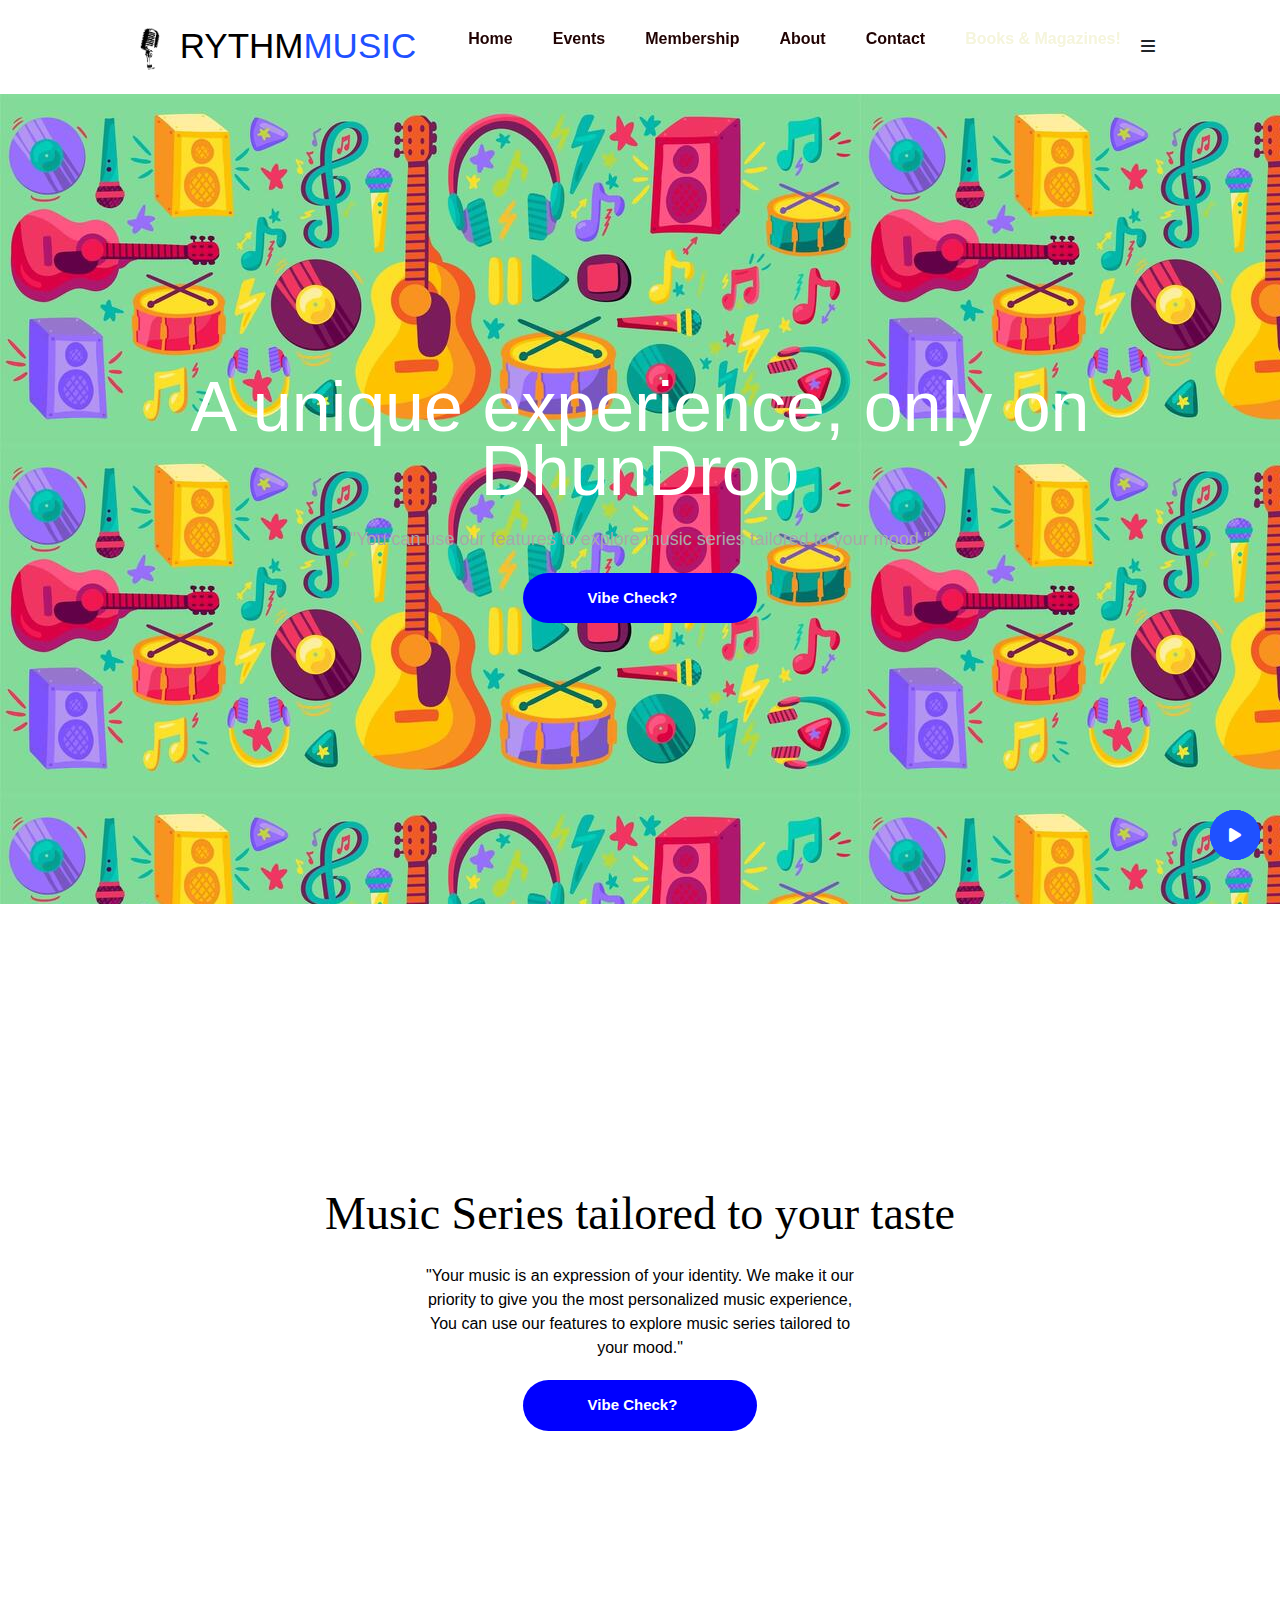
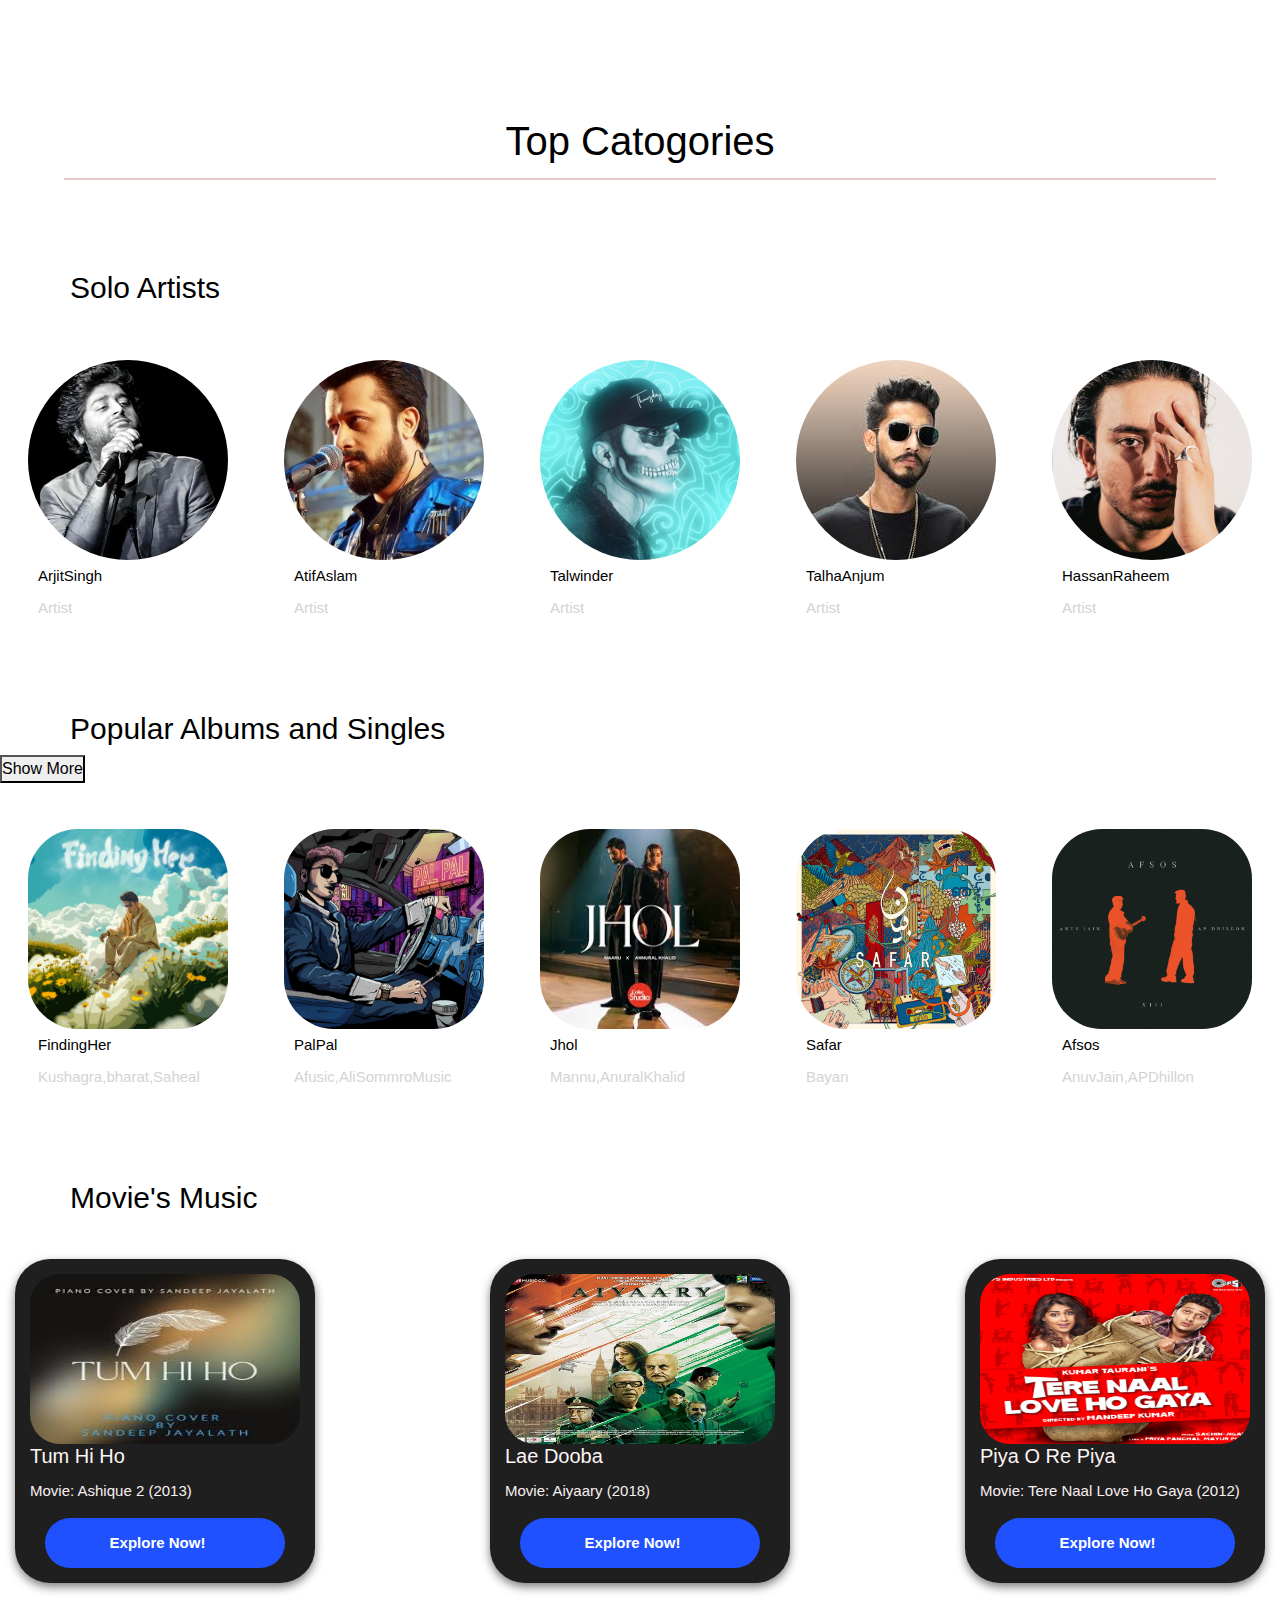
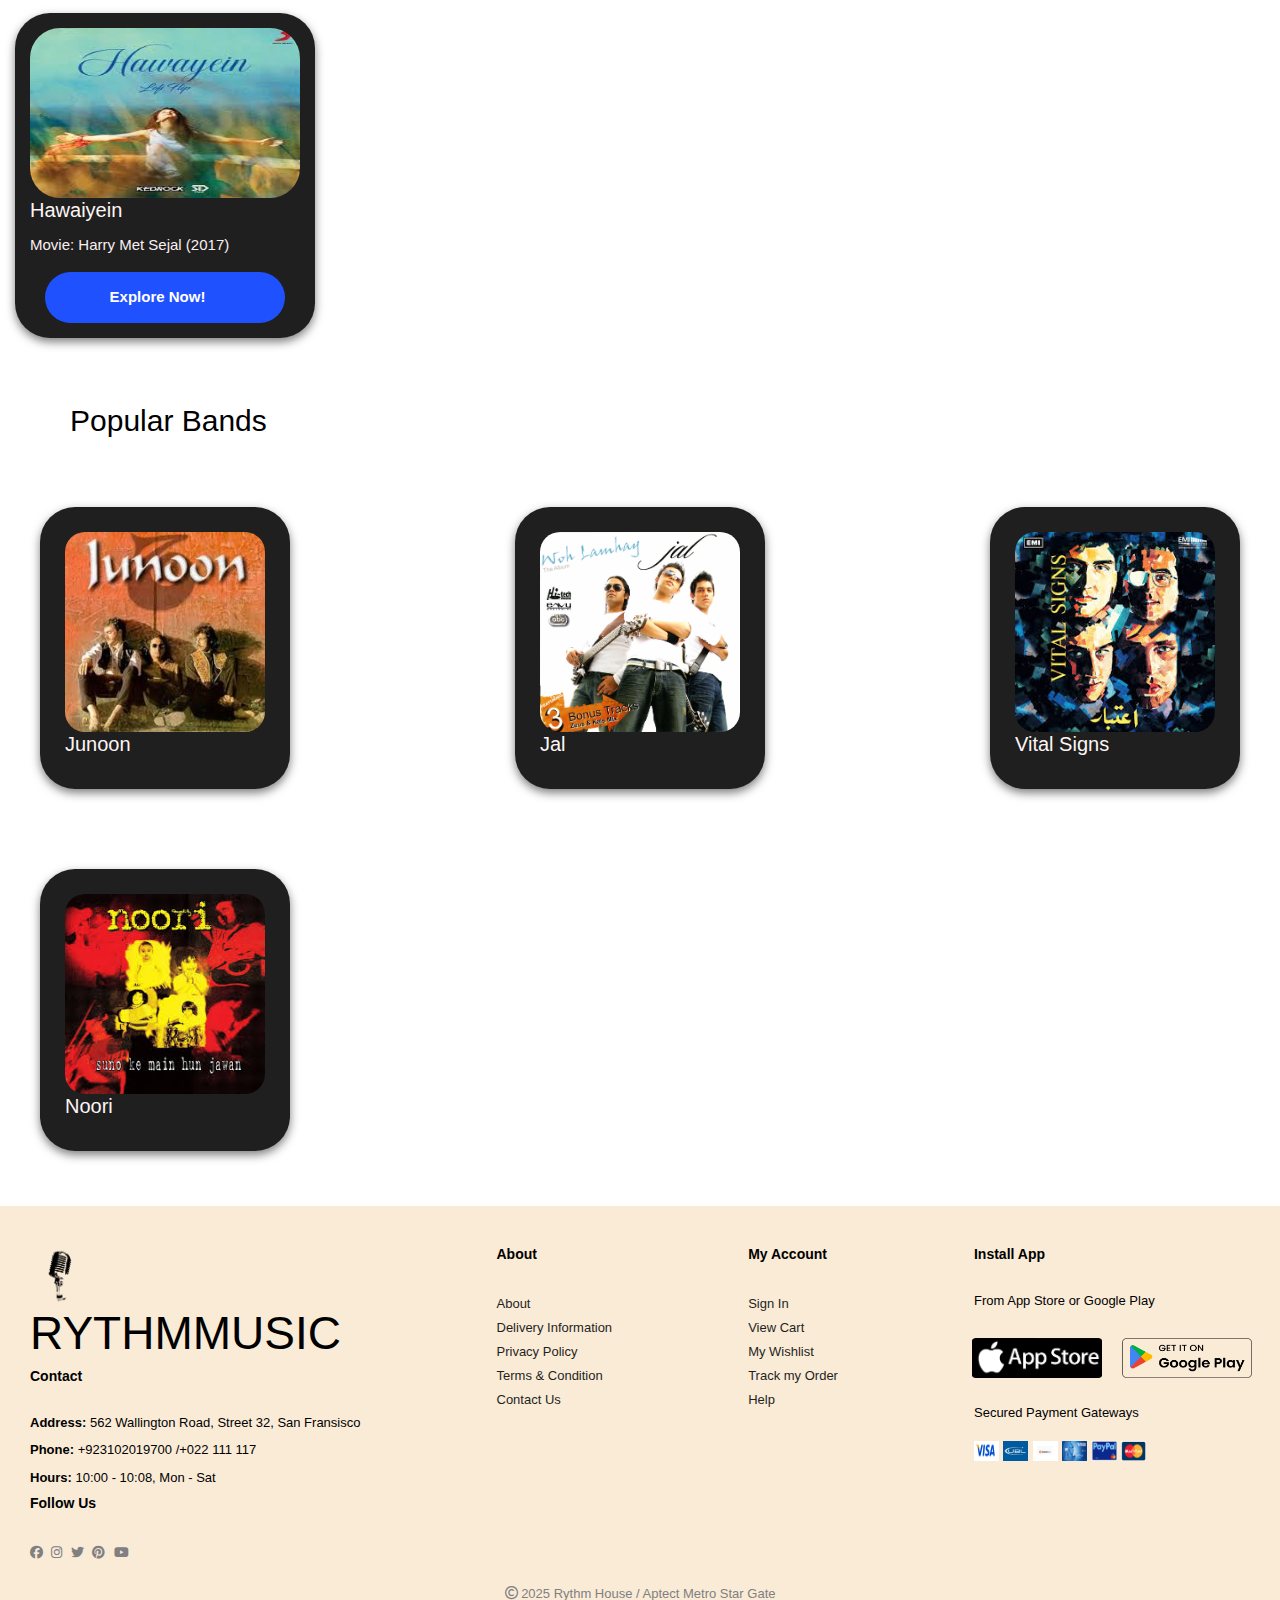
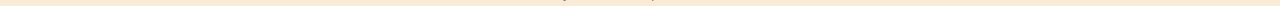
<file: index.html>
<!DOCTYPE html>
<html lang="en">

<head>
    <meta charset="UTF-8">
    <meta name="viewport" content="width=device-width, initial-scale=1.0">
    <link rel="icon" type="png" href="icon/logoremove.png" style="width: 20px; height: 20px; border-radius: 5px;">
    <title>RYTHM HOUSE</title>
    <link rel="stylesheet" href="bootstrap.css">
    <link rel="stylesheet" href="style.css">
    <link rel="stylesheet" href="https://cdnjs.cloudflare.com/ajax/libs/font-awesome/6.5.2/css/all.min.css">
</head>

<body>
    <!-- HEADER START -->
    <section id="header">
        <div class="logo-area">
            <a href="#"><img src="icon/logoremove.png" alt="LOGO"></a>
            <a href="#">RYTHM<span>MUSIC</span></a>
        </div>
        <!-- NAVBAR START -->
        <div>
            <ul id="navbar">
                <li id="navli"><a href="other/home.html">Home</a></li>
                <li id="navli"><a href="other/events.html">Events</a></li>
                <li id="navli"><a href="other/membership.html">Membership</a></li>
                <li id="navli"><a href="other/about.html">About</a></li>
                <li id="navli"><a href="other/contact.html">Contact</a></li>
                <li id="shop"><a href="other/plans.html">Books & Magazines!</a></li>
            </ul>
        </div>
        <div class="menu" id="mobile" onclick="toggleMenu()">
            <i id="bar" class="fa-solid fa-bars"></i>
        </div>
    </section>

    <!-- BANNER START -->
    <section id="hero">
        <h1>A unique experience, only on DhunDrop</h1>
        <p>"You can use our features to explore music series tailored to your mood."</p>
        <button>Vibe Check?</button>
    </section>

    <section id="feature">
        <h2>Music Series tailored to your taste</h2>
        <p>"Your music is an expression of your identity. We make it our <br>
            priority to give you the most personalized music experience, <br>
            You can use our features to explore music series tailored to <br>
            your mood."</p>
        <button>Vibe Check?</button>
    </section>

    <!-- CARD HEADING START -->
    <div id="heading">
        <h2>Top Catogories</h2>
        <hr>
    </div>

    <div id="subheading">
        <a href="#">
            <h3>Solo Artists</h3>
        </a>
    </div>

    <div id="parentofcard">
        <section id="card-product" class="section-p1">
            <div class="pro-container">
                <div class="pro">
                    <a href="" #><img src="img/arjit.jpg" id="image" alt="Product Image"></a>
                    <div class="des">
                        <a href="#">
                            <h5>ArjitSingh</h5>
                        </a>
                        <p>Artist</p>
                    </div>
                </div>
            </div>
        </section>

        <section id="card-product" class="section-p1">
            <div class="pro-container">
                <div class="pro">
                    <a href="" #><img src="img/atif.jpg" id="image" alt="Product Image"></a>
                    <div class="des">
                        <a href="#">
                            <h5>AtifAslam</h5>
                        </a>
                        <p>Artist</p>
                    </div>
                </div>
            </div>
        </section>

        <section id="card-product" class="section-p1">
            <div class="pro-container">
                <div class="pro">
                    <a href="" #><img src="img/talwinder.jpg" id="image" alt="Product Image"></a>
                    <div class="des">
                        <a href="#">
                            <h5>Talwinder</h5>
                        </a>
                        <p>Artist</p>
                    </div>
                </div>
            </div>
        </section>

        <section id="card-product" class="section-p1">
            <div class="pro-container">
                <div class="pro">
                    <a href="" #><img src="img/talha.jpg" id="image" alt="Product Image"></a>
                    <div class="des">
                        <a href="#">
                            <h5>TalhaAnjum</h5>
                        </a>
                        <p>Artist</p>
                    </div>
                </div>
            </div>
        </section>

        <section id="card-product" class="section-p1">
            <div class="pro-container">
                <div class="pro">
                    <a href="" #><img src="img/hassan.jpg" id="image" alt="Product Image"></a>
                    <div class="des">
                        <a href="#">
                            <h5>HassanRaheem</h5>
                        </a>
                        <p>Artist</p>
                    </div>
                </div>
            </div>
        </section>
    </div>

    <div id="subheading">
        <a href="#">
            <h3>Popular Albums and Singles</h3>
        </a>
        <button>Show More</button>
    </div>

    <div id="parentofcard">
        <section id="card-product" class="section-p1">
            <div class="pro-container">
                <div class="pro">
                    <a href="" #><img src="img/findingher.jpg" id="image1" alt="Product Image"></a>
                    <div class="des">
                        <a href="#">
                            <h5>FindingHer</h5>
                        </a>
                        <p>Kushagra,bharat,Saheal</p>
                    </div>
                </div>
            </div>
        </section>

        <section id="card-product" class="section-p1">
            <div class="pro-container">
                <div class="pro">
                    <a href="" #><img src="img/palpal.jpg" id="image1" alt="Product Image"></a>
                    <div class="des">
                        <a href="#">
                            <h5>PalPal</h5>
                        </a>
                        <p>Afusic,AliSommroMusic</p>
                    </div>
                </div>
            </div>
        </section>

        <section id="card-product" class="section-p1">
            <div class="pro-container">
                <div class="pro">
                    <a href="" #><img src="img/jhol.jpg" id="image1" alt="Product Image"></a>
                    <div class="des">
                        <a href="#">
                            <h5>Jhol</h5>
                        </a>
                        <p>Mannu,AnuralKhalid</p>
                    </div>
                </div>
            </div>
        </section>

        <section id="card-product" class="section-p1">
            <div class="pro-container">
                <div class="pro">
                    <a href="" #><img src="img/safar.jpg" id="image1" alt="Product Image"></a>
                    <div class="des">
                        <a href="#">
                            <h5>Safar</h5>
                        </a>
                        <p>Bayan</p>
                    </div>
                </div>
            </div>
        </section>

        <section id="card-product" class="section-p1">
            <div class="pro-container">
                <div class="pro">
                    <a href="" #><img src="img/afsos.jpg" id="image1" alt="Product Image"></a>
                    <div class="des">
                        <a href="#">
                            <h5>Afsos</h5>
                        </a>
                        <p>AnuvJain,APDhillon</p>
                    </div>
                </div>
            </div>
        </section>
    </div>

    <div id="subheading">
        <a href="#">
            <h3>Movie's Music</h3>
        </a>
    </div>

    <div id="movieparent">

        <section id="moviecard" class="section-p1">
            <a href="" #><img src="img/tumhiho.jpg" id="image2" alt="Product Image"></a>
            <div id="epi">S02 E089</div>
            <div id="mtxt">
                <a href="#">
                    <h5>Tum Hi Ho</h5>
                </a>
                <p>Movie: Ashique 2 (2013)</p>
                <button id="mbtn">Explore Now!</button>
            </div>
        </section>

        <section id="moviecard" class="section-p1">
            <a href="" #><img src="img/laedooba.jpg" id="image2" alt="Product Image"></a>
            <div id="epi">S01 E05</div>
            <div id="mtxt">
                <a href="#">
                    <h5>Lae Dooba</h5>
                </a>
                <p>Movie: Aiyaary (2018)</p>
                <button id="mbtn">Explore Now!</button>
            </div>
        </section>

        <section id="moviecard" class="section-p1">
            <a href="" #><img src="img/piyaorepiya.jpg" id="image2" alt="Product Image"></a>
            <div id="epi">S01 E07</div>
            <div id="mtxt">
                <a href="#">
                    <h5>Piya O Re Piya</h5>
                </a>
                <p>Movie: Tere Naal Love Ho Gaya (2012)</p>
                <button id="mbtn">Explore Now!</button>
            </div>
        </section>

        <section id="moviecard" class="section-p1">
            <a href="" #><img src="img/hawayein.jpg" id="image2" alt="Product Image"></a>
            <div id="epi">S01 E04</div>
            <div id="mtxt">
                <a href="#">
                    <h5>Hawaiyein</h5>
                </a>
                <p>Movie: Harry Met Sejal (2017)</p>
                <button id="mbtn">Explore Now!</button>
            </div>
        </section>
    </div>

    <div id="subheading">
        <a href="#">
            <h3>Popular Bands</h3>
        </a>
    </div>

    <div id="parentofband">
        <section id="bandcard" class="section-p1">
            <a href="" #><img src="img/junon.jpg" id="image3" alt="Band Image"></a>
            <!-- <i class="fa-brands fa-spotify" id="epi"></i> -->
            <div id="playbtn"><i class="fa-solid fa-play"></i></div>
            <div id="mtxt">
                <a href="#">
                    <h5>Junoon</h5>
                </a>
            </div>
        </section>

        <section id="bandcard" class="section-p1">
            <a href="" #><img src="img/JAL.jpg" id="image3" alt="Band Image"></a>
            <!-- <i class="fa-brands fa-spotify" id="epi"></i> -->
            <div id="playbtn"><i class="fa-solid fa-play"></i></div>
            <div id="mtxt">
                <a href="#">
                    <h5>Jal</h5>
                </a>
            </div>
        </section>

        <section id="bandcard" class="section-p1">
            <a href="" #><img src="img/vitalsigns.jpg" id="image3" alt="Band Image"></a>
            <!-- <i class="fa-brands fa-spotify" id="epi"></i> -->
            <div id="playbtn"><i class="fa-solid fa-play"></i></div>
            <div id="mtxt">
                <a href="#">
                    <h5>Vital Signs</h5>
                </a>
            </div>
        </section>

        <section id="bandcard" class="section-p1">
            <a href="" #><img src="img/noori.jpg" id="image3" alt="Band Image"></a>
            <div id="playbtn"><i class="fa-solid fa-play"></i></div>
            <div id="mtxt">
                <a href="#">
                    <h5>Noori</h5>
                </a>
            </div>
        </section>
    </div>

    <!-- FOOTER SECTION -->

    <footer class="section-p1">
        <div class="child1">
            <div class="sub-child">
                <img id="fo1" src="icon/logoremove.png" alt="footer logo">
                <h2>RYTHM<span>MUSIC</span></h2>
            </div>
            <h4>Contact</h4>
            <p><strong>Address: </strong> 562 Wallington Road, Street 32, San Fransisco </p>
            <p><strong>Phone: </strong> +923102019700 /+022 111 117</p>
            <p><strong>Hours: </strong> 10:00 - 10:08, Mon - Sat</p>
            <div class="follow">
                <h4>Follow Us</h4>
                <div class="icon">
                    <a href="https://www.fb.com" target="_blank"> <i class="fa-brands fa-facebook"></i></a>
                    <a href="https://www.instagram.com/" target="_blank"> <i class="fa-brands fa-instagram"></i></a>
                    <a href="https://x.com/" target="_blank"><i class="fa-brands fa-twitter"></i></a>
                    <a href="https://www.pinterest.com/" target="_blank"> <i class="fa-brands fa-pinterest"></i></a>
                    <a href="https://www.youtube.com/" target="_blank"> <i class="fa-brands fa-youtube"></i></a>
                </div>
            </div>
        </div>

        <div class="child2">
            <h4>About</h4>
            <li><a href="#">About</a></li>
            <li><a href="#">Delivery Information</a></li>
            <li><a href="#">Privacy Policy</a></li>
            <li><a href="#">Terms & Condition</a></li>
            <li><a href="#">Contact Us</a></li>
        </div>

        <div class="child3">
            <h4>My Account</h4>
            <li class="lists"><a href="#">Sign In</a></li>
            <li class="lists"><a href="#">View Cart</a></li>
            <li class="lists"><a href="#">My Wishlist</a></li>
            <li class="lists"><a href="#">Track my Order</a></li>
            <li class="lists"><a href="#">Help</a></li>
        </div>

        <div class="child4 install">
            <h4>Install App</h4>
            <p>From App Store or Google Play</p>
            <div class="row">
                <img src="icon/app2store.png" alt="">
                <img src="icon/playstore.webp" alt="">
            </div>
            <div class="ipay">
                <p>Secured Payment Gateways</p>
                <img src="icon/visa.webp" alt="">
                <img src="icon/ubl img.webp" alt="">
                <img src="icon/nayapay.jpg" alt="">
                <img src="icon/american.jpg" alt="">
                <img src="icon/paypal.png" alt="">
                <img src="icon/master.png" alt="">
            </div>
        </div>

        <div class="copyright">
            <p><i class="fa-regular fa-copyright"></i> 2025 Rythm House / Aptect Metro Star Gate</p>
        </div>

    </footer>

    <script src="script.js"></script>

</body>

</html>
</file>
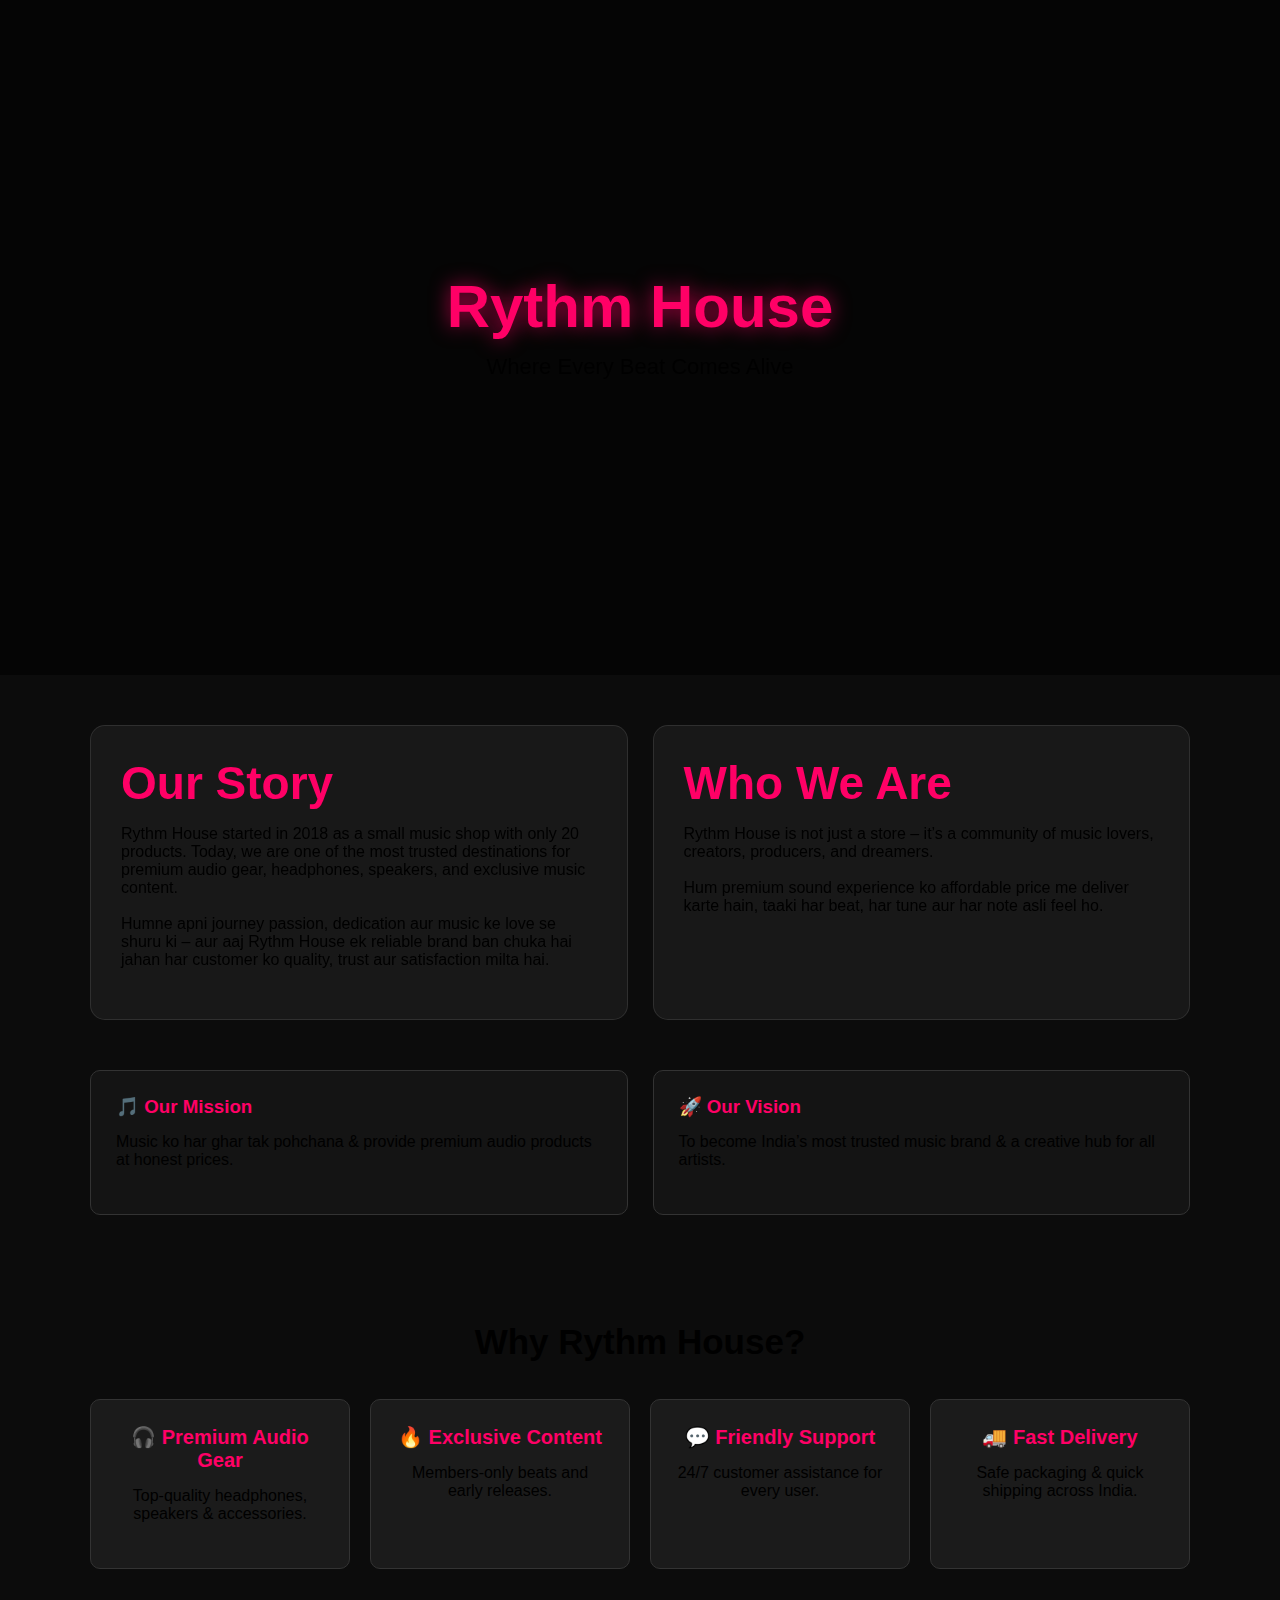
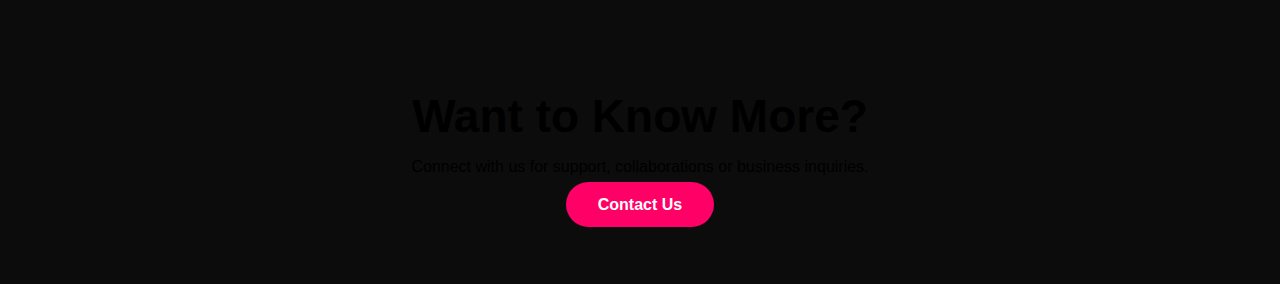
<file: copyabt.html>
<!DOCTYPE html>
<html lang="en">
<head>
    <meta charset="UTF-8">
    <meta name="viewport" content="width=device-width, initial-scale=1.0">
    <title>About Rythm House</title>
    <link rel="stylesheet" href="../style.css">
    <style>
        /* BACKGROUND */
body {
    background: #0c0c0c;
    font-family: 'Poppins', sans-serif;
    color: #fff;
}

/* PREMIUM HERO */
.premium-hero {
    height: 75vh;
    background: url("https://images.unsplash.com/photo-1511379938547-c1f69419868d?auto=format&w=1200")
        center/cover no-repeat;
    position: relative;
    display: flex;
    align-items: center;
    justify-content: center;
}

.hero-overlay {
    position: absolute;
    inset: 0;
    background: rgba(0,0,0,0.55);
    backdrop-filter: blur(2px);
}

.hero-content {
    position: relative;
    text-align: center;
    animation: fadeIn 1.5s ease-in-out;
}

.hero-content h1 {
    font-size: 60px;
    font-weight: 700;
    color: #ff0066;
    text-shadow: 0 0 20px rgba(255,0,100,0.7);
}

.hero-content p {
    font-size: 22px;
    opacity: .9;
}

/* GLASS EFFECT CARDS */
.about-box {
    max-width: 1100px;
    margin: 50px auto;
    display: grid;
    grid-template-columns: repeat(auto-fit, minmax(350px, 1fr));
    gap: 25px;
}

.glass-card {
    padding: 30px;
    background: rgba(255,255,255,0.05);
    border-radius: 15px;
    backdrop-filter: blur(10px);
    border: 1px solid rgba(255,255,255,0.1);
    transition: .3s;
}

.glass-card:hover {
    border-color: #ff0066;
    transform: translateY(-5px);
}

.glass-card h2 {
    color: #ff0066;
    margin-bottom: 15px;
}

/* MISSION & VISION */
.mv-section {
    max-width: 1100px;
    margin: 50px auto;
    display: grid;
    grid-template-columns: repeat(auto-fit, minmax(350px, 1fr));
    gap: 25px;
}

.mv-card {
    padding: 25px;
    background: #141414;
    border-radius: 10px;
    border: 1px solid #333;
    transition: .3s;
}

.mv-card:hover {
    border-color: #ff0066;
    transform: translateY(-5px);
}

.mv-card h3 {
    margin-bottom: 10px;
    color: #ff0066;
}

/* SPECIALITIES */
.special-section {
    text-align: center;
    padding: 50px 20px;
}

.special-section h2 {
    font-size: 35px;
    margin-bottom: 30px;
}

.special-grid {
    max-width: 1100px;
    margin: auto;
    display: grid;
    grid-template-columns: repeat(auto-fit, minmax(260px, 1fr));
    gap: 20px;
}

.special-card {
    background: #1b1b1b;
    padding: 25px;
    border-radius: 10px;
    border: 1px solid #333;
    transition: .3s;
}

.special-card:hover {
    transform: translateY(-5px);
    border-color: #ff0066;
}

.special-card h4 {
    font-size: 20px;
    margin-bottom: 10px;
    color: #ff0066;
}

/* CTA PREMIUM */
.cta-premium {
    text-align: center;
    padding: 70px 20px;
}

.btn-premium {
    padding: 14px 32px;
    background: #ff0066;
    color: #fff;
    border-radius: 40px;
    font-weight: 700;
    text-decoration: none;
    transition: .3s;
}

.btn-premium:hover {
    background: #ff3380;
}

/* ANIMATION */
@keyframes fadeIn {
    0% { opacity: 0; transform: translateY(20px); }
    100% { opacity: 1; transform: translateY(0); }
}

    </style>
</head>
<body>

<!-- PREMIUM HERO SECTION -->
<section class="premium-hero">
    <div class="hero-overlay"></div>
    <div class="hero-content">
        <h1>Rythm House</h1>
        <p>Where Every Beat Comes Alive</p>
    </div>
</section>

<!-- ABOUT BOX -->
<section class="about-box">
    <div class="glass-card">
        <h2>Our Story</h2>
        <p>
            Rythm House started in 2018 as a small music shop with only 20 products.
            Today, we are one of the most trusted destinations for premium audio gear,
            headphones, speakers, and exclusive music content.
            <br><br>
            Humne apni journey passion, dedication aur music ke love se shuru ki –
            aur aaj Rythm House ek reliable brand ban chuka hai jahan har customer ko
            quality, trust aur satisfaction milta hai.
        </p>
    </div>

    <div class="glass-card">
        <h2>Who We Are</h2>
        <p>
            Rythm House is not just a store – it’s a community of music lovers,
            creators, producers, and dreamers.  
            <br><br>
            Hum premium sound experience ko affordable price me deliver karte hain,
            taaki har beat, har tune aur har note asli feel ho.
        </p>
    </div>
</section>

<!-- MISSION / VISION -->
<section class="mv-section">
    <div class="mv-card">
        <h3>🎵 Our Mission</h3>
        <p>
            Music ko har ghar tak pohchana & provide premium audio products at honest prices.
        </p>
    </div>

    <div class="mv-card">
        <h3>🚀 Our Vision</h3>
        <p>
            To become India’s most trusted music brand & a creative hub for all artists.
        </p>
    </div>
</section>

<!-- SPECIALITIES -->
<section class="special-section">
    <h2>Why Rythm House?</h2>
    <div class="special-grid">

        <div class="special-card">
            <h4>🎧 Premium Audio Gear</h4>
            <p>Top-quality headphones, speakers & accessories.</p>
        </div>

        <div class="special-card">
            <h4>🔥 Exclusive Content</h4>
            <p>Members-only beats and early releases.</p>
        </div>

        <div class="special-card">
            <h4>💬 Friendly Support</h4>
            <p>24/7 customer assistance for every user.</p>
        </div>

        <div class="special-card">
            <h4>🚚 Fast Delivery</h4>
            <p>Safe packaging & quick shipping across India.</p>
        </div>

    </div>
</section>

<!-- CTA -->
<section class="cta-premium">
    <h2>Want to Know More?</h2>
    <p>Connect with us for support, collaborations or business inquiries.</p>
    <a href="contact.html" class="btn-premium">Contact Us</a>
</section>

</body>
</html>
</file>
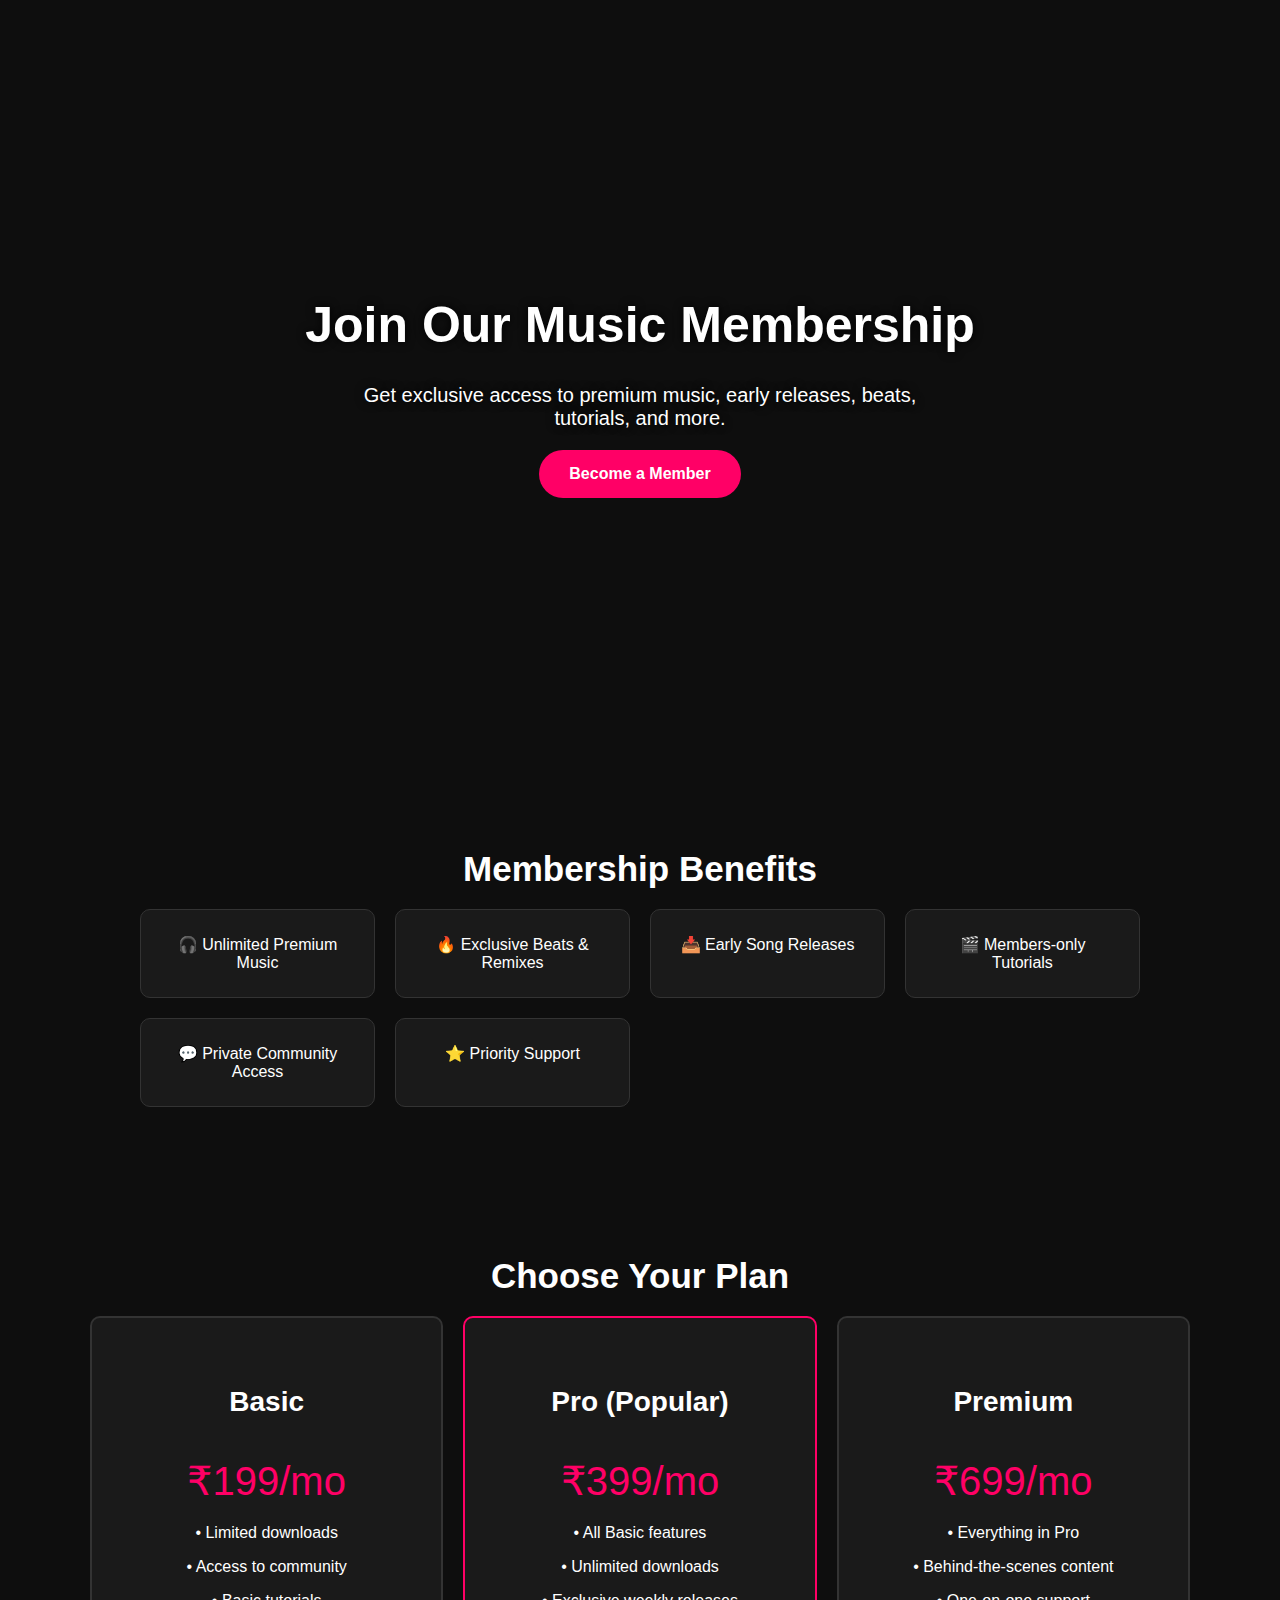
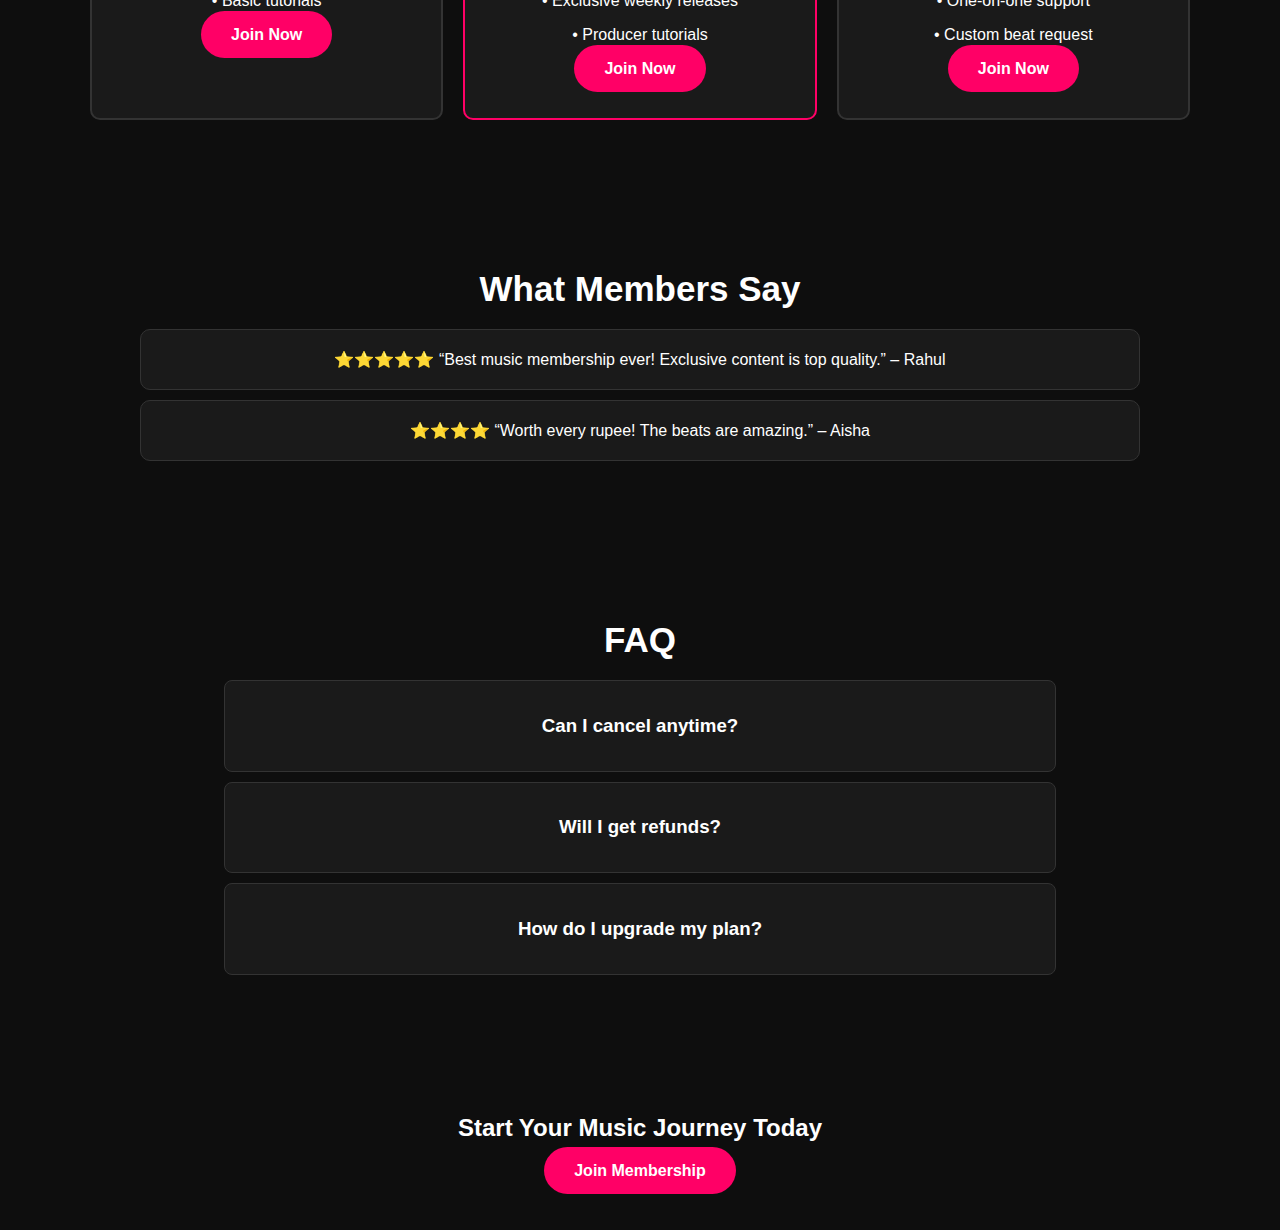
<file: copymem.html>
<!DOCTYPE html>
<html lang="en">
<head>
    <meta charset="UTF-8">
    <meta name="viewport" content="width=device-width, initial-scale=1.0">
    <title>Music Membership</title>

    <style>
        body {
            margin: 0;
            font-family: Arial, sans-serif;
            background: #0e0e0e;
            color: #fff;
        }

        /* Hero Section */
        .hero {
            background: url('https://images.unsplash.com/photo-1546435770-a3e426bf472b?auto=format&w=1200') center/cover no-repeat;
            height: 80vh;
            display: flex;
            flex-direction: column;
            justify-content: center;
            align-items: center;
            text-align: center;
            padding: 20px;
        }

        .hero h1 {
            font-size: 50px;
            font-weight: bold;
            margin-bottom: 10px;
            text-shadow: 0 0 10px #000;
        }

        .hero p {
            font-size: 20px;
            max-width: 600px;
            margin-bottom: 20px;
            text-shadow: 0 0 10px #000;
        }

        .btn {
            background: #ff0066;
            padding: 15px 30px;
            border-radius: 40px;
            color: #fff;
            text-decoration: none;
            font-weight: bold;
            transition: 0.3s;
        }

        .btn:hover {
            background: #ff3385;
        }

        /* Benefits Section */
        .section {
            padding: 60px 20px;
            text-align: center;
        }

        .section h2 {
            font-size: 35px;
            margin-bottom: 20px;
        }

        .benefits {
            display: grid;
            grid-template-columns: repeat(auto-fit, minmax(220px, 1fr));
            gap: 20px;
            max-width: 1000px;
            margin: auto;
        }

        .benefit-box {
            background: #1a1a1a;
            padding: 25px;
            border-radius: 10px;
            border: 1px solid #333;
            transition: 0.3s;
        }

        .benefit-box:hover {
            transform: translateY(-5px);
            border-color: #ff0066;
        }

        /* Pricing Section */
        .pricing {
            display: grid;
            grid-template-columns: repeat(auto-fit, minmax(260px, 1fr));
            gap: 20px;
            max-width: 1100px;
            margin: auto;
        }

        .plan {
            background: #1a1a1a;
            padding: 40px 20px;
            border-radius: 10px;
            border: 2px solid #333;
            transition: 0.3s;
        }

        .plan:hover {
            border-color: #ff0066;
            transform: translateY(-5px);
        }

        .plan h3 {
            font-size: 28px;
            margin-bottom: 10px;
        }

        .price {
            font-size: 40px;
            color: #ff0066;
            margin-bottom: 20px;
        }

        /* Testimonials */
        .testimonials {
            max-width: 1000px;
            margin: auto;
        }

        .test {
            background: #1a1a1a;
            padding: 20px;
            margin: 10px 0;
            border-radius: 10px;
            border: 1px solid #333;
        }

        /* FAQ */
        .faq-item {
            max-width: 800px;
            margin: 10px auto;
            background: #1a1a1a;
            padding: 15px;
            border-radius: 8px;
            border: 1px solid #333;
            cursor: pointer;
        }

        .faq-item p {
            display: none;
            margin-top: 10px;
            color: #ccc;
        }

        /* Footer CTA */
        .cta-bottom {
            text-align: center;
            padding: 50px;
        }

    </style>
</head>
<body>

    <!-- Hero -->
    <div class="hero">
        <h1>Join Our Music Membership</h1>
        <p>Get exclusive access to premium music, early releases, beats, tutorials, and more.</p>
        <a class="btn" href="#plans">Become a Member</a>
    </div>

    <!-- Benefits -->
    <div class="section">
        <h2>Membership Benefits</h2>
        <div class="benefits">
            <div class="benefit-box">🎧 Unlimited Premium Music</div>
            <div class="benefit-box">🔥 Exclusive Beats & Remixes</div>
            <div class="benefit-box">📥 Early Song Releases</div>
            <div class="benefit-box">🎬 Members-only Tutorials</div>
            <div class="benefit-box">💬 Private Community Access</div>
            <div class="benefit-box">⭐ Priority Support</div>
        </div>
    </div>

    <!-- Pricing -->
    <div class="section" id="plans">
        <h2>Choose Your Plan</h2>
        <div class="pricing">
            <div class="plan">
                <h3>Basic</h3>
                <p class="price">₹199/mo</p>
                <p>• Limited downloads</p>
                <p>• Access to community</p>
                <p>• Basic tutorials</p>
                <a class="btn" href="#">Join Now</a>
            </div>

            <div class="plan" style="border-color:#ff0066;">
                <h3>Pro (Popular)</h3>
                <p class="price">₹399/mo</p>
                <p>• All Basic features</p>
                <p>• Unlimited downloads</p>
                <p>• Exclusive weekly releases</p>
                <p>• Producer tutorials</p>
                <a class="btn" href="#">Join Now</a>
            </div>

            <div class="plan">
                <h3>Premium</h3>
                <p class="price">₹699/mo</p>
                <p>• Everything in Pro</p>
                <p>• Behind-the-scenes content</p>
                <p>• One-on-one support</p>
                <p>• Custom beat request</p>
                <a class="btn" href="#">Join Now</a>
            </div>
        </div>
    </div>

    <!-- Testimonials -->
    <div class="section">
        <h2>What Members Say</h2>
        <div class="testimonials">
            <div class="test">⭐️⭐️⭐️⭐️⭐️ “Best music membership ever! Exclusive content is top quality.” – Rahul</div>
            <div class="test">⭐️⭐️⭐️⭐️ “Worth every rupee! The beats are amazing.” – Aisha</div>
        </div>
    </div>

    <!-- FAQ -->
    <div class="section">
        <h2>FAQ</h2>

        <div class="faq-item">
            <h3>Can I cancel anytime?</h3>
            <p>Yes, you can cancel your membership anytime without charges.</p>
        </div>

        <div class="faq-item">
            <h3>Will I get refunds?</h3>
            <p>Refund is available for the first 24 hours only.</p>
        </div>

        <div class="faq-item">
            <h3>How do I upgrade my plan?</h3>
            <p>You can upgrade anytime from your account dashboard.</p>
        </div>
    </div>

    <!-- CTA -->
    <div class="cta-bottom">
        <h2>Start Your Music Journey Today</h2>
        <a class="btn" href="#plans">Join Membership</a>
    </div>

    <!-- JS -->
    <script>
        const faqItems = document.querySelectorAll(".faq-item");

        faqItems.forEach(item => {
            item.addEventListener("click", () => {
                const p = item.querySelector("p");
                p.style.display = (p.style.display === "block") ? "none" : "block";
            });
        });
    </script>

</body>
</html>
</file>
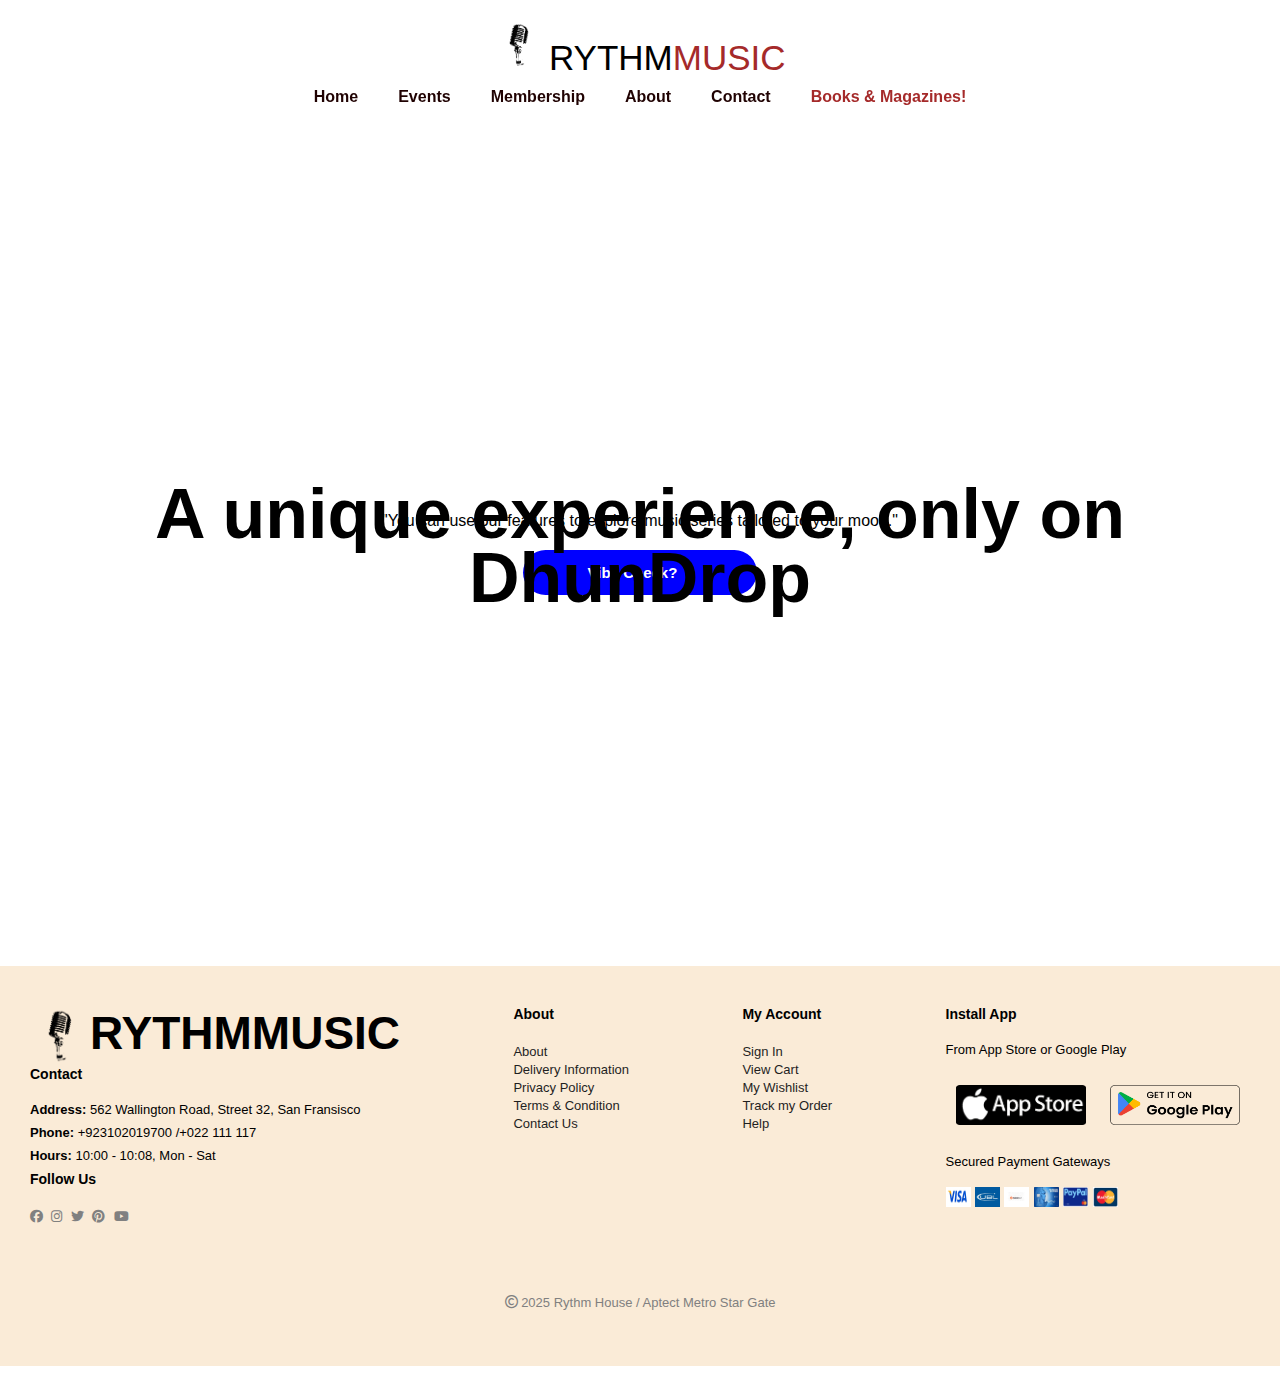
<file: other/books.html>
<!DOCTYPE html>
<html lang="en">

<head>
    <meta charset="UTF-8">
    <meta name="viewport" content="width=device-width, initial-scale=1.0">
    <link rel="icon" type="png" href="../icon/logoremove.png" style="width: 20px; height: 20px; border-radius: 5px;">
    <title>Shop Now!</title>
    <link rel="stylesheet" href="../css/style.css">
    <link rel="stylesheet" href="https://cdnjs.cloudflare.com/ajax/libs/font-awesome/6.5.2/css/all.min.css">
</head>

<body>
    <!-- HEADER START -->
    <section id="header">
        <div class="logo-area">
            <a href="#"><img src="../icon/logoremove.png" alt="LOGO"></a>
            <a href="#">RYTHM<span>MUSIC</span></a>
        </div>
    <!-- NAVBAR START -->
    <div>
        <ul id="navbar">
            <li id="navli"><a href="../other/index.html">Home</a></li>
            <li id="navli"><a href="../other/events.html">Events</a></li>
            <li id="navli"><a href="../other/membership.html">Membership</a></li>
            <li id="navli"><a href="../other/about.html">About</a></li>
            <li id="navli"><a href="../other/contact.html">Contact</a></li>
            <li id="shop"><a href="../other/books.html">Books & Magazines!</a></li>
        </ul>
    </div>
    <div class="menu" id="mobile" onclick="toggleMenu()">
        <i id="bar" class="fa-solid fa-bars"></i>
    </div>
    </section>

    <!-- BANNER START -->
    <section id="hero">
        <h1>A unique experience, only on DhunDrop</h1>
        <p>"You can use our features to explore music series tailored to your mood."</p>
        <button>Vibe Check?</button>
    </section>


    <!-- FOOTER SECTION -->

    <footer class="section-p1">
        <div class="child1">
            <div class="sub-child">
                <img id="fo1" src="../icon/logoremove.png" alt="footer logo">
                <h2>RYTHM<span>MUSIC</span></h2>
            </div>
            <h4>Contact</h4>
            <p><strong>Address: </strong> 562 Wallington Road, Street 32, San Fransisco </p>
            <p><strong>Phone: </strong> +923102019700 /+022 111 117</p>
            <p><strong>Hours: </strong> 10:00 - 10:08, Mon - Sat</p>
            <div class="follow">
                <h4>Follow Us</h4>
                <div class="icon">
                    <a href="https://www.fb.com" target="_blank"> <i class="fa-brands fa-facebook"></i></a>
                    <a href="https://www.instagram.com/" target="_blank"> <i class="fa-brands fa-instagram"></i></a>
                    <a href="https://x.com/" target="_blank"><i class="fa-brands fa-twitter"></i></a>
                    <a href="https://www.pinterest.com/" target="_blank"> <i class="fa-brands fa-pinterest"></i></a>
                    <a href="https://www.youtube.com/" target="_blank"> <i class="fa-brands fa-youtube"></i></a>
                </div>
            </div>
        </div>

        <div class="child2">
            <h4>About</h4>
            <li><a href="#">About</a></li>
            <li><a href="#">Delivery Information</a></li>
            <li><a href="#">Privacy Policy</a></li>
            <li><a href="#">Terms & Condition</a></li>
            <li><a href="#">Contact Us</a></li>
        </div>

        <div class="child3">
            <h4>My Account</h4>
            <li class="lists"><a href="#">Sign In</a></li>
            <li class="lists"><a href="#">View Cart</a></li>
            <li class="lists"><a href="#">My Wishlist</a></li>
            <li class="lists"><a href="#">Track my Order</a></li>
            <li class="lists"><a href="#">Help</a></li>
        </div>

        <div class="child4 install">
            <h4>Install App</h4>
            <p>From App Store or Google Play</p>
            <div class="row">
                <img src="../icon/app2store.png" alt="">
                <img src="../icon/playstore.webp" alt="">
            </div>
            <div class="ipay">
                <p>Secured Payment Gateways</p>
                <img src="../icon/visa.webp" alt="">
                <img src="../icon/ubl img.webp" alt="">
                <img src="../icon/nayapay.jpg" alt="">
                <img src="../icon/american.jpg" alt="">
                <img src="../icon/paypal.png" alt="">
                <img src="../icon/master.png" alt="">
            </div>
        </div>

        <div class="copyright">
            <p><i class="fa-regular fa-copyright"></i> 2025 Rythm House / Aptect Metro Star Gate</p>
        </div>

    </footer>

</body>

</html>
</file>
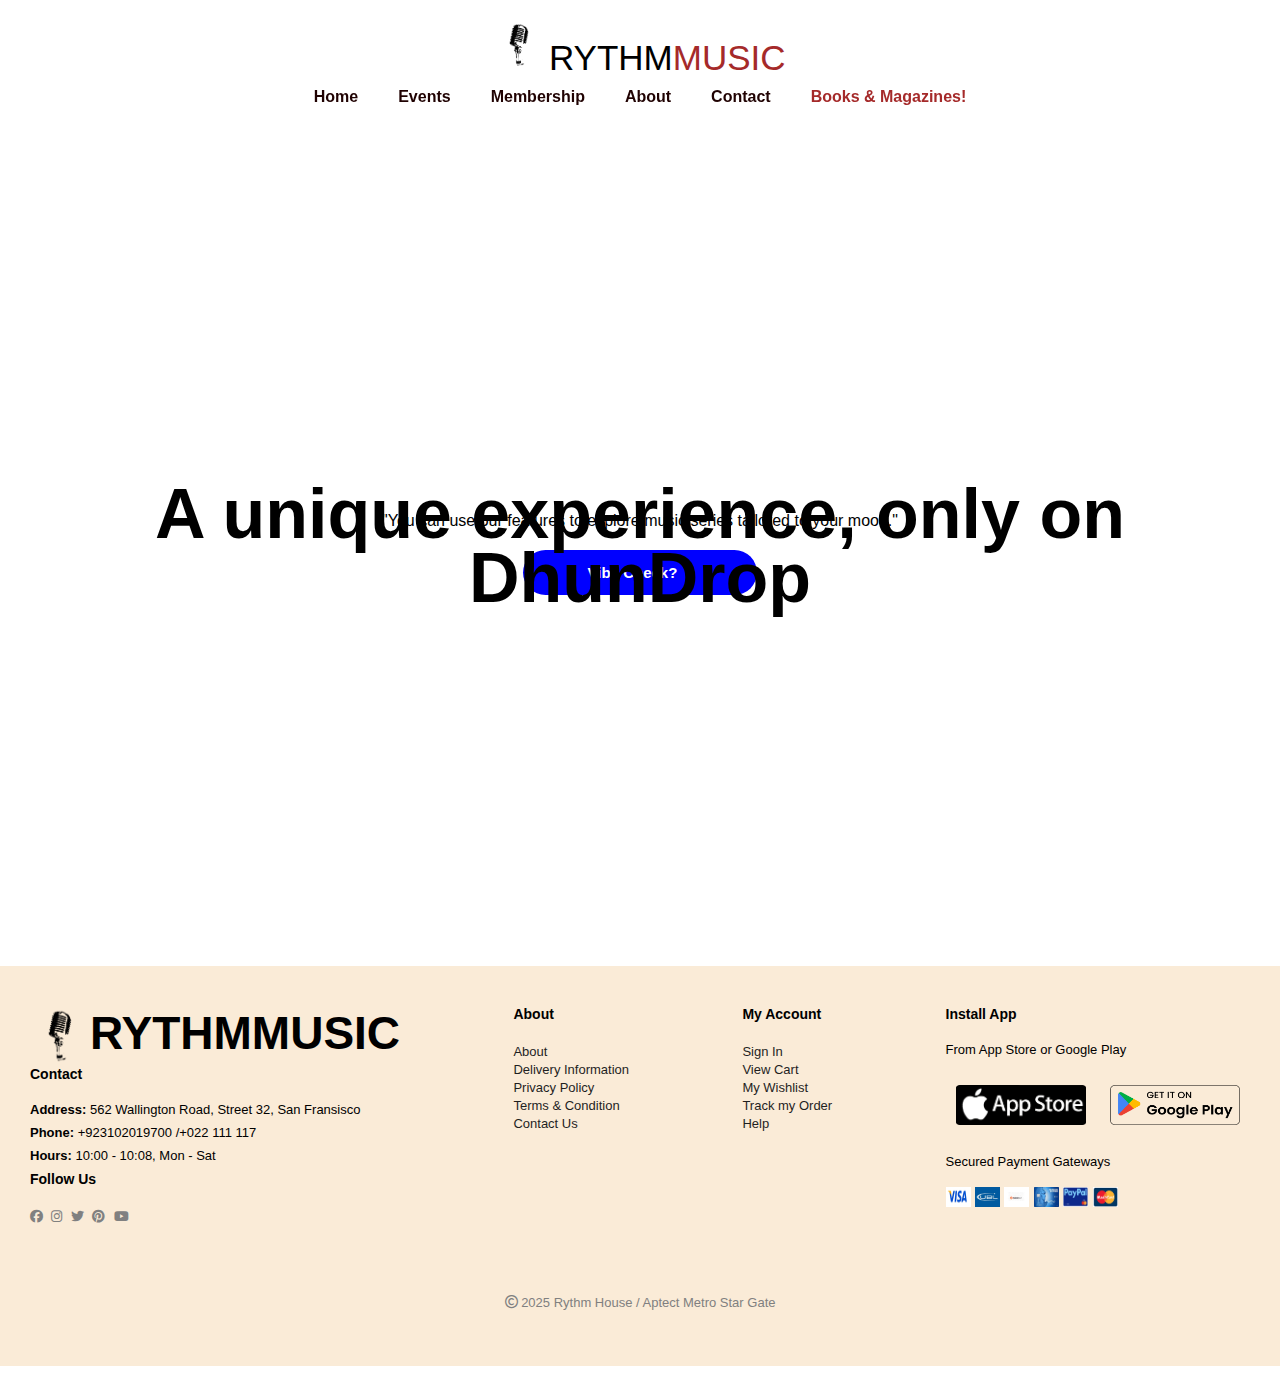
<file: other/contact.html>
<!DOCTYPE html>
<html lang="en">
<head>
    <meta charset="UTF-8">
    <meta name="viewport" content="width=device-width, initial-scale=1.0">
     <link rel="icon" type="png" href="../icon/logoremove.png" style="width: 20px; height: 20px; border-radius: 5px;">
    <title>Contact Us</title>
     <link rel="stylesheet" href="../css/style.css">
    <link rel="stylesheet" href="https://cdnjs.cloudflare.com/ajax/libs/font-awesome/6.5.2/css/all.min.css">
</head>
<body>
     <!-- HEADER START -->
    <section id="header">
        <div class="logo-area">
            <a href="#"><img src="../icon/logoremove.png" alt="LOGO"></a>
            <a href="#">RYTHM<span>MUSIC</span></a>
        </div>
        <!-- NAVBAR START -->
        <div>
            <ul id="navbar">
                <li id="navli"><a href="../other/index.html">Home</a></li>
                <li id="navli"><a href="../other/events.html">Events</a></li>
                <li id="navli"><a href="../other/membership.html">Membership</a></li>
                <li id="navli"><a href="../other/about.html">About</a></li>
                <li id="navli"><a href="../other/contact.html">Contact</a></li>
                <li id="shop"><a href="../other/books.html">Books & Magazines!</a></li>
            </ul>
        </div>
        <div class="menu" id="mobile" onclick="toggleMenu()">
            <i id="bar" class="fa-solid fa-bars"></i>
        </div>
    </section>

    <!-- BANNER START -->
    <section id="hero">
        <h1>A unique experience, only on DhunDrop</h1>
        <p>"You can use our features to explore music series tailored to your mood."</p>
        <button>Vibe Check?</button>
    </section>




    <!-- FOOTER SECTION -->

    <footer class="section-p1">
        <div class="child1">
            <div class="sub-child">
                <img id="fo1" src="../icon/logoremove.png" alt="footer logo">
                <h2>RYTHM<span>MUSIC</span></h2>
            </div>
            <h4>Contact</h4>
            <p><strong>Address: </strong> 562 Wallington Road, Street 32, San Fransisco </p>
            <p><strong>Phone: </strong> +923102019700 /+022 111 117</p>
            <p><strong>Hours: </strong> 10:00 - 10:08, Mon - Sat</p>
            <div class="follow">
                <h4>Follow Us</h4>
                <div class="icon">
                    <a href="https://www.fb.com" target="_blank"> <i class="fa-brands fa-facebook"></i></a>
                    <a href="https://www.instagram.com/" target="_blank"> <i class="fa-brands fa-instagram"></i></a>
                    <a href="https://x.com/" target="_blank"><i class="fa-brands fa-twitter"></i></a>
                    <a href="https://www.pinterest.com/" target="_blank"> <i class="fa-brands fa-pinterest"></i></a>
                    <a href="https://www.youtube.com/" target="_blank"> <i class="fa-brands fa-youtube"></i></a>
                </div>
            </div>
        </div>

        <div class="child2">
            <h4>About</h4>
            <li><a href="#">About</a></li>
            <li><a href="#">Delivery Information</a></li>
            <li><a href="#">Privacy Policy</a></li>
            <li><a href="#">Terms & Condition</a></li>
            <li><a href="#">Contact Us</a></li>
        </div>

        <div class="child3">
            <h4>My Account</h4>
            <li class="lists"><a href="#">Sign In</a></li>
            <li class="lists"><a href="#">View Cart</a></li>
            <li class="lists"><a href="#">My Wishlist</a></li>
            <li class="lists"><a href="#">Track my Order</a></li>
            <li class="lists"><a href="#">Help</a></li>
        </div>

        <div class="child4 install">
            <h4>Install App</h4>
            <p>From App Store or Google Play</p>
            <div class="row">
                <img src="../icon/app2store.png" alt="">
                <img src="../icon/playstore.webp" alt="">
            </div>
            <div class="ipay">
                <p>Secured Payment Gateways</p>
                <img src="../icon/visa.webp" alt="">
                <img src="../icon/ubl img.webp" alt="">
                <img src="../icon/nayapay.jpg" alt="">
                <img src="../icon/american.jpg" alt="">
                <img src="../icon/paypal.png" alt="">
                <img src="../icon/master.png" alt="">
            </div>
        </div>

        <div class="copyright">
            <p><i class="fa-regular fa-copyright"></i> 2025 Rythm House / Aptect Metro Star Gate</p>
        </div>

    </footer>


</body>
</html>
</file>
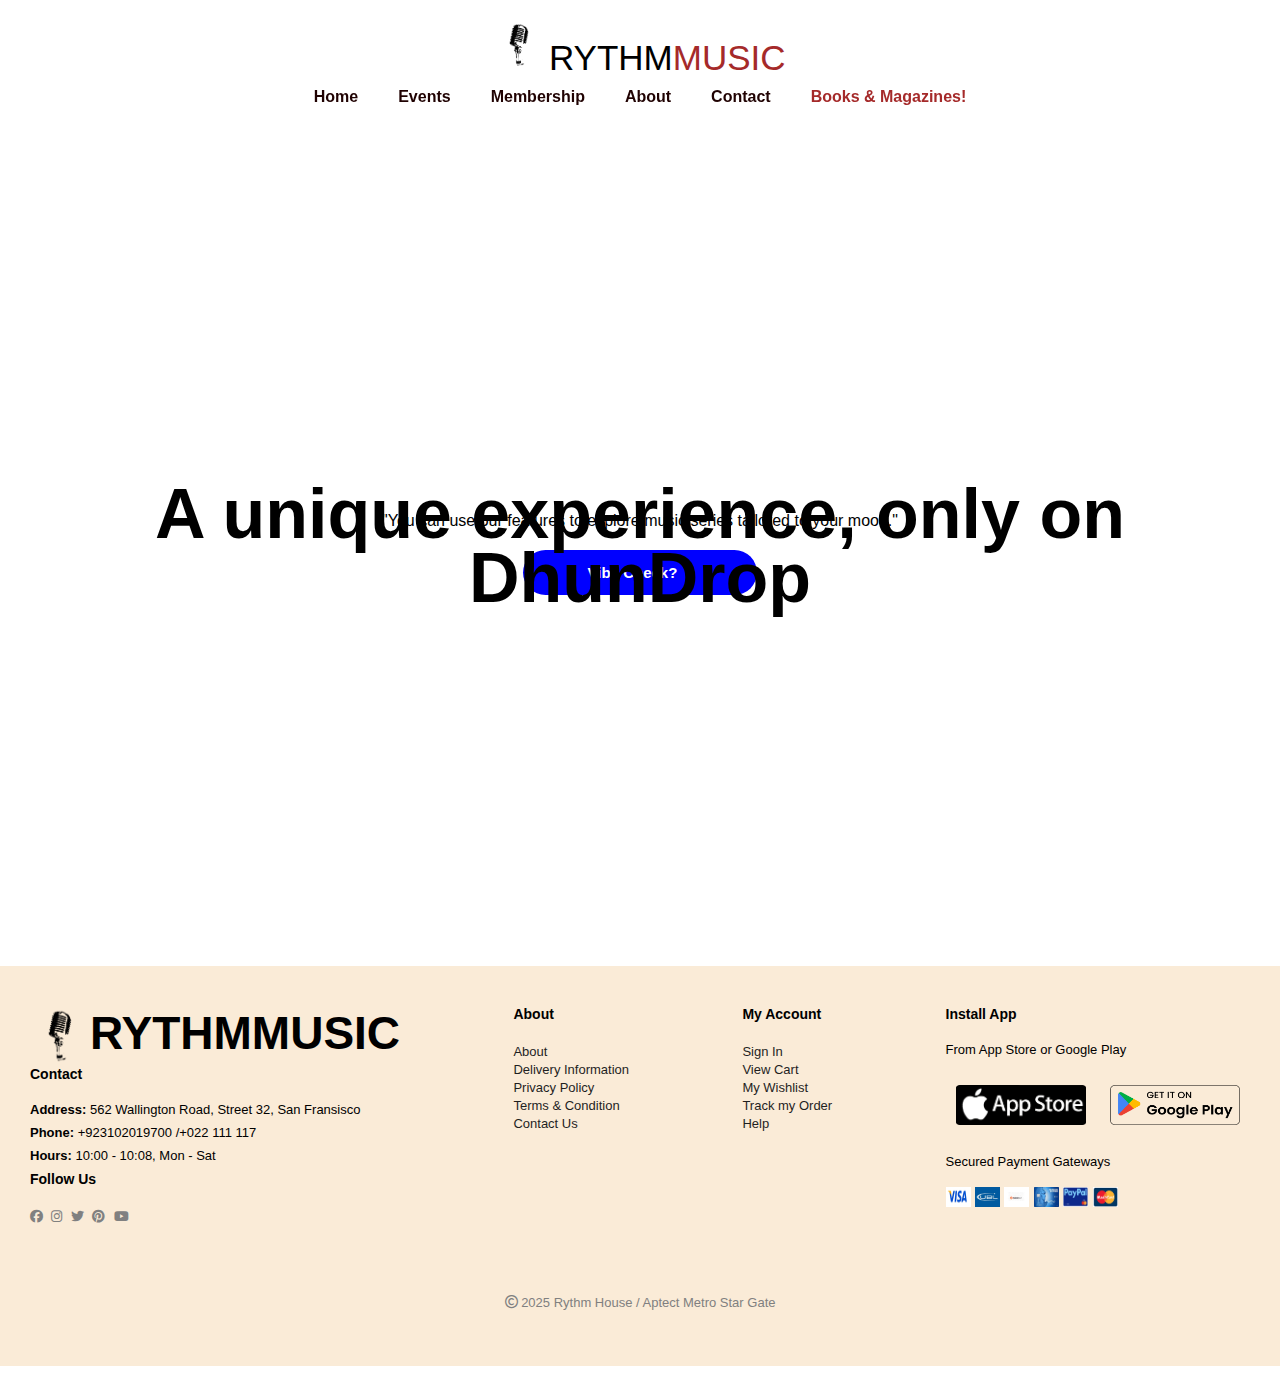
<file: other/events.html>
<!DOCTYPE html>
<html lang="en">
<head>
    <meta charset="UTF-8">
    <meta name="viewport" content="width=device-width, initial-scale=1.0">
     <link rel="icon" type="png" href="../icon/logoremove.png" style="width: 20px; height: 20px; border-radius: 5px;">
    <title>Events Date</title>
     <link rel="stylesheet" href="../css/style.css">
    <link rel="stylesheet" href="https://cdnjs.cloudflare.com/ajax/libs/font-awesome/6.5.2/css/all.min.css">
</head>
<body>

     <!-- HEADER START -->
    <section id="header">
        <div class="logo-area">
            <a href="#"><img src="../icon/logoremove.png" alt="LOGO"></a>
            <a href="#">RYTHM<span>MUSIC</span></a>
        </div>
        <!-- NAVBAR START -->
        <div>
            <ul id="navbar">
                <li id="navli"><a href="../other/index.html">Home</a></li>
                <li id="navli"><a href="../other/events.html">Events</a></li>
                <li id="navli"><a href="../other/membership.html">Membership</a></li>
                <li id="navli"><a href="../other/about.html">About</a></li>
                <li id="navli"><a href="../other/contact.html">Contact</a></li>
                <li id="shop"><a href="../other/books.html">Books & Magazines!</a></li>
            </ul>
        </div>
        <div class="menu" id="mobile" onclick="toggleMenu()">
            <i id="bar" class="fa-solid fa-bars"></i>
        </div>
    </section>

    <!-- BANNER START -->
    <section id="hero">
        <h1>A unique experience, only on DhunDrop</h1>
        <p>"You can use our features to explore music series tailored to your mood."</p>
        <button>Vibe Check?</button>
    </section>
    
    <!-- FOOTER SECTION -->

    <footer class="section-p1">
        <div class="child1">
            <div class="sub-child">
                <img id="fo1" src="../icon/logoremove.png" alt="footer logo">
                <h2>RYTHM<span>MUSIC</span></h2>
            </div>
            <h4>Contact</h4>
            <p><strong>Address: </strong> 562 Wallington Road, Street 32, San Fransisco </p>
            <p><strong>Phone: </strong> +923102019700 /+022 111 117</p>
            <p><strong>Hours: </strong> 10:00 - 10:08, Mon - Sat</p>
            <div class="follow">
                <h4>Follow Us</h4>
                <div class="icon">
                    <a href="https://www.fb.com" target="_blank"> <i class="fa-brands fa-facebook"></i></a>
                    <a href="https://www.instagram.com/" target="_blank"> <i class="fa-brands fa-instagram"></i></a>
                    <a href="https://x.com/" target="_blank"><i class="fa-brands fa-twitter"></i></a>
                    <a href="https://www.pinterest.com/" target="_blank"> <i class="fa-brands fa-pinterest"></i></a>
                    <a href="https://www.youtube.com/" target="_blank"> <i class="fa-brands fa-youtube"></i></a>
                </div>
            </div>
        </div>

        <div class="child2">
            <h4>About</h4>
            <li><a href="#">About</a></li>
            <li><a href="#">Delivery Information</a></li>
            <li><a href="#">Privacy Policy</a></li>
            <li><a href="#">Terms & Condition</a></li>
            <li><a href="#">Contact Us</a></li>
        </div>

        <div class="child3">
            <h4>My Account</h4>
            <li class="lists"><a href="#">Sign In</a></li>
            <li class="lists"><a href="#">View Cart</a></li>
            <li class="lists"><a href="#">My Wishlist</a></li>
            <li class="lists"><a href="#">Track my Order</a></li>
            <li class="lists"><a href="#">Help</a></li>
        </div>

        <div class="child4 install">
            <h4>Install App</h4>
            <p>From App Store or Google Play</p>
            <div class="row">
                <img src="../icon/app2store.png" alt="">
                <img src="../icon/playstore.webp" alt="">
            </div>
            <div class="ipay">
                <p>Secured Payment Gateways</p>
                <img src="../icon/visa.webp" alt="">
                <img src="../icon/ubl img.webp" alt="">
                <img src="../icon/nayapay.jpg" alt="">
                <img src="../icon/american.jpg" alt="">
                <img src="../icon/paypal.png" alt="">
                <img src="../icon/master.png" alt="">
            </div>
        </div>

        <div class="copyright">
            <p><i class="fa-regular fa-copyright"></i> 2025 Rythm House / Aptect Metro Star Gate</p>
        </div>

    </footer>
</body>
</html>
</file>
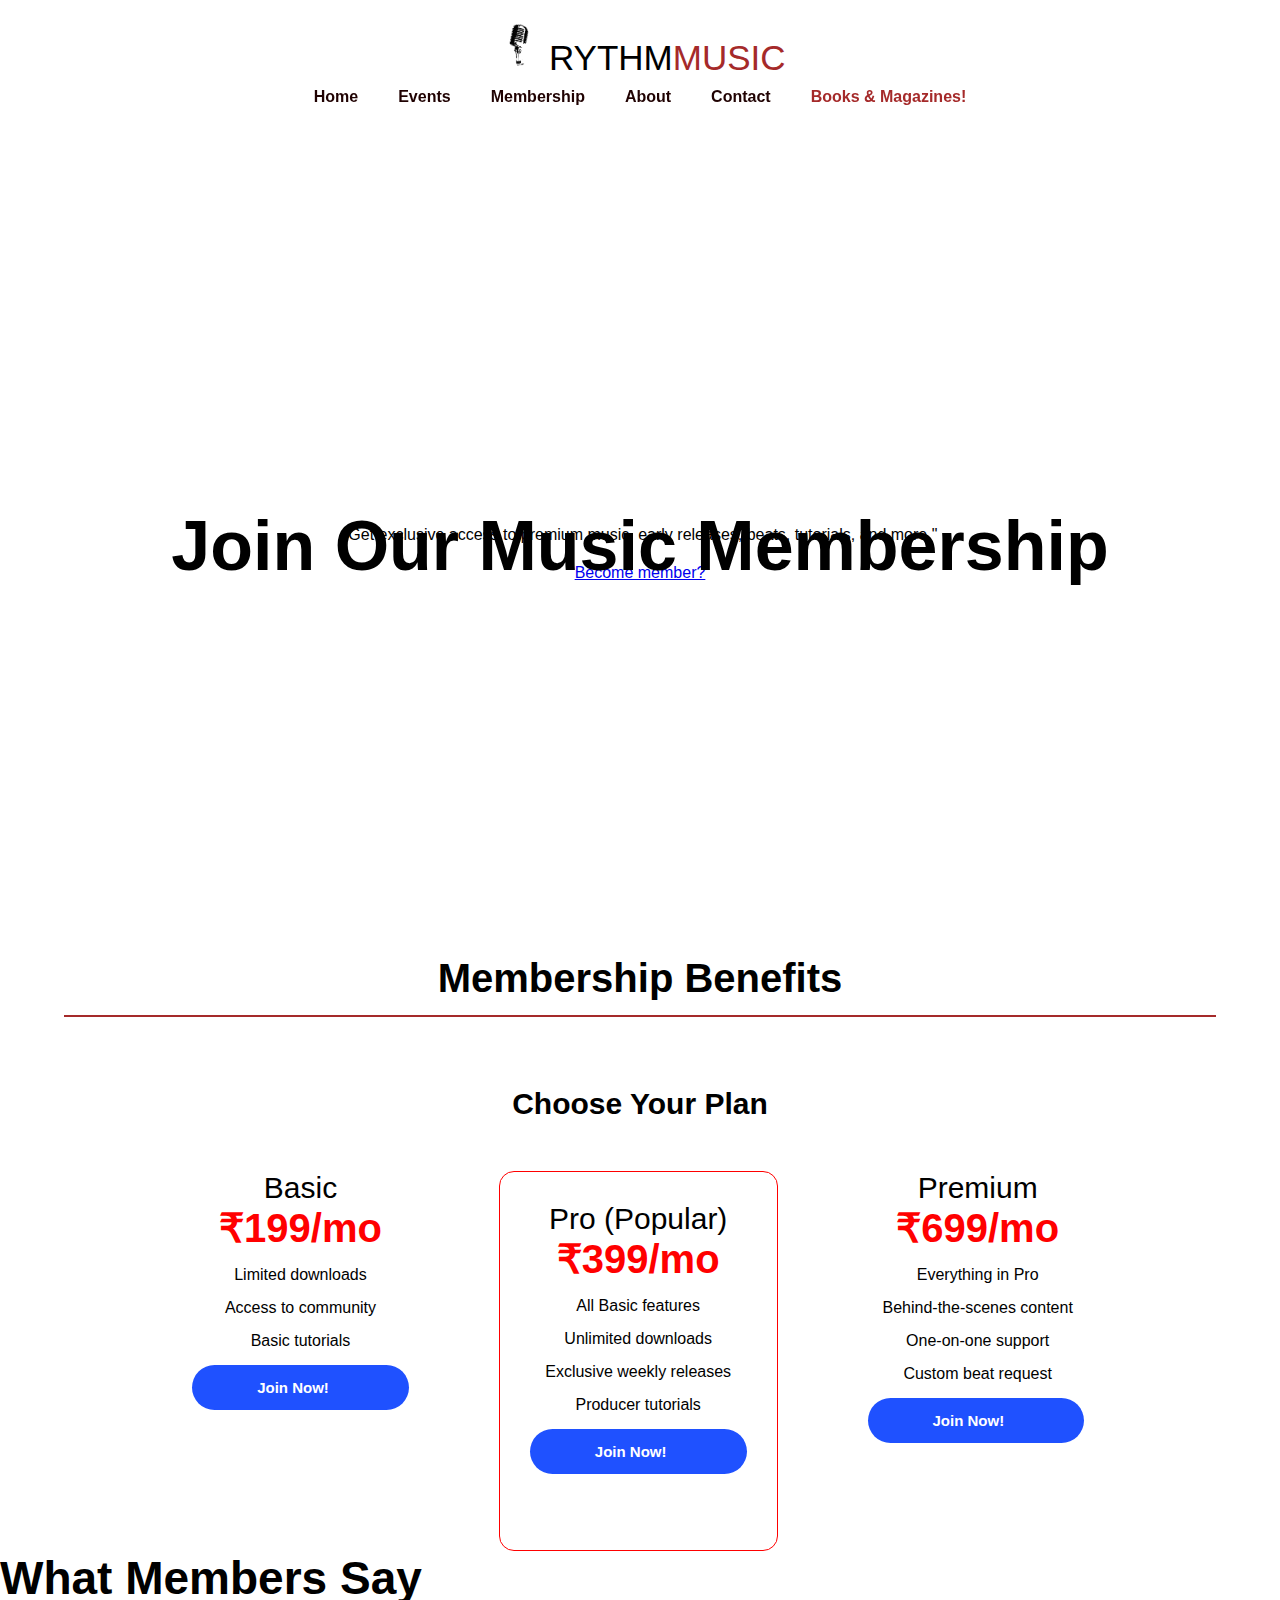
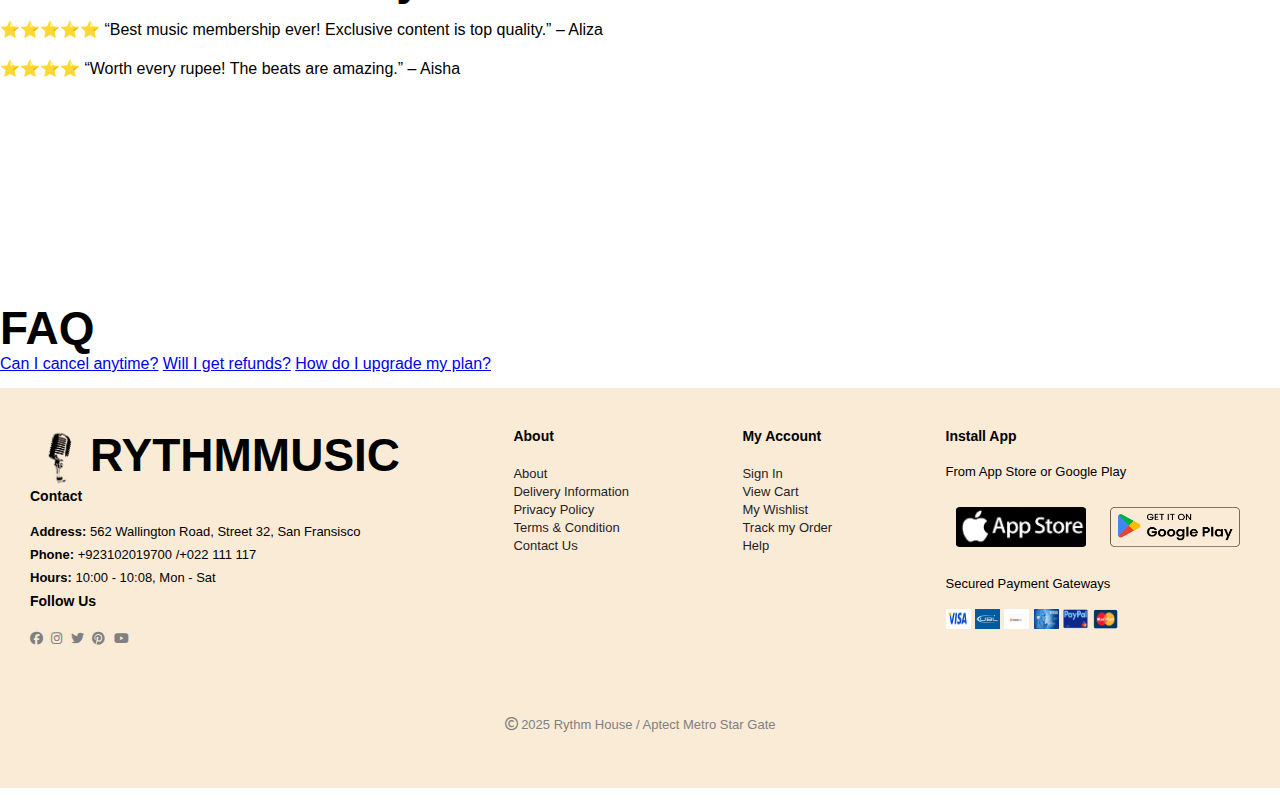
<file: other/membership.html>
<!DOCTYPE html>
<html lang="en">

<head>
    <meta charset="UTF-8">
    <meta name="viewport" content="width=device-width, initial-scale=1.0">
    <title>Join MemberShip</title>
    <link rel="icon" type="png" href="../icon/logoremove.png" style="width: 20px; height: 20px; border-radius: 5px;">
    <link rel="stylesheet" href="../css/style.css">
    <link rel="stylesheet" href="https://cdnjs.cloudflare.com/ajax/libs/font-awesome/6.5.2/css/all.min.css">
</head>

<body>
    <!-- HEADER START -->
    <section id="header">
        <div class="logo-area">
            <a href="#"><img src="../icon/logoremove.png" alt="LOGO"></a>
            <a href="#">RYTHM<span>MUSIC</span></a>
        </div>
        <!-- NAVBAR START -->
        <div>
            <ul id="navbar">
                <li id="navli"><a href="../other/index.html">Home</a></li>
                <li id="navli"><a href="../other/events.html">Events</a></li>
                <li id="navli"><a href="../other/membership.html">Membership</a></li>
                <li id="navli"><a href="../other/about.html">About</a></li>
                <li id="navli"><a href="../other/contact.html">Contact</a></li>
                <li id="shop"><a href="../other/books.html">Books & Magazines!</a></li>
            </ul>
        </div>
        <div class="menu" id="mobile" onclick="toggleMenu()">
            <i id="bar" class="fa-solid fa-bars"></i>
        </div>
    </section>

    <!-- BANNER START -->
    <section id="hero">
        <h1>Join Our Music Membership</h1>
        <p>"Get exclusive access to premium music, early releases, beats, tutorials, and more."</p>
        <a href="#parentofplan">Become member?</a>
    </section>

    <!-- CARD HEADING START -->
    <div id="heading">
        <h2>Membership Benefits</h2>
        <hr>
    </div>

    <!-- PLANS SECTION -->

     <div id="hplan">
        <h2>Choose Your Plan</h2>
    </div>
    <div id="parentofplan">
        <section id="plancard" class="section-p1 plan1">
            <div class="txt1">Basic</div>
            <div id="price">₹199/mo</div>
            <div id="mtxt">
                <li>Limited downloads</li>
                <li> Access to community</li>
                <li>Basic tutorials</li>
                <button id="mbtn">Join Now!</button>
            </div>
        </section>

        <section id="plancard" class="section-p1 plan2">
            <div class="txt1">Pro (Popular)</div>
            <div id="price">₹399/mo</div>
            <div id="mtxt">
                <li>All Basic features</li>
                <li> Unlimited downloads</li>
                <li>Exclusive weekly releases</li>
                <li>Producer tutorials</li>
                <button id="mbtn">Join Now!</button>
            </div>
        </section>

        <section id="plancard" class="section-p1 plan1">
            <div class="txt1">Premium</div>
            <div id="price">₹699/mo</div>
            <div id="mtxt">
                <li>Everything in Pro</li>
                <li>Behind-the-scenes content</li>
                <li> One-on-one support</li>
                <li>Custom beat request</li>
                <button id="mbtn">Join Now!</button>
            </div>
        </section>
    </div>

    <div id="member">
        <div class="btxt">
            <h2>What Members Say</h2>
            <p>⭐️⭐️⭐️⭐️⭐️ “Best music membership ever! Exclusive content is top quality.” – Aliza</p>
            <p>⭐️⭐️⭐️⭐️ “Worth every rupee! The beats are amazing.” – Aisha</p>
        </div>
    </div>

    <div id="faq">
        <h2>FAQ</h2>
        <a href="#">Can I cancel anytime?</a>
        <a href="#">Will I get refunds?</a>
        <a href="#">How do I upgrade my plan?</a>
    </div>







    <!-- FOOTER SECTION -->

    <footer class="section-p1">
        <div class="child1">
            <div class="sub-child">
                <img id="fo1" src="../icon/logoremove.png" alt="footer logo">
                <h2>RYTHM<span>MUSIC</span></h2>
            </div>
            <h4>Contact</h4>
            <p><strong>Address: </strong> 562 Wallington Road, Street 32, San Fransisco </p>
            <p><strong>Phone: </strong> +923102019700 /+022 111 117</p>
            <p><strong>Hours: </strong> 10:00 - 10:08, Mon - Sat</p>
            <div class="follow">
                <h4>Follow Us</h4>
                <div class="icon">
                    <a href="https://www.fb.com" target="_blank"> <i class="fa-brands fa-facebook"></i></a>
                    <a href="https://www.instagram.com/" target="_blank"> <i class="fa-brands fa-instagram"></i></a>
                    <a href="https://x.com/" target="_blank"><i class="fa-brands fa-twitter"></i></a>
                    <a href="https://www.pinterest.com/" target="_blank"> <i class="fa-brands fa-pinterest"></i></a>
                    <a href="https://www.youtube.com/" target="_blank"> <i class="fa-brands fa-youtube"></i></a>
                </div>
            </div>
        </div>

        <div class="child2">
            <h4>About</h4>
            <li><a href="#">About</a></li>
            <li><a href="#">Delivery Information</a></li>
            <li><a href="#">Privacy Policy</a></li>
            <li><a href="#">Terms & Condition</a></li>
            <li><a href="#">Contact Us</a></li>
        </div>

        <div class="child3">
            <h4>My Account</h4>
            <li class="lists"><a href="#">Sign In</a></li>
            <li class="lists"><a href="#">View Cart</a></li>
            <li class="lists"><a href="#">My Wishlist</a></li>
            <li class="lists"><a href="#">Track my Order</a></li>
            <li class="lists"><a href="#">Help</a></li>
        </div>

        <div class="child4 install">
            <h4>Install App</h4>
            <p>From App Store or Google Play</p>
            <div class="row">
                <img src="../icon/app2store.png" alt="">
                <img src="../icon/playstore.webp" alt="">
            </div>
            <div class="ipay">
                <p>Secured Payment Gateways</p>
                <img src="../icon/visa.webp" alt="">
                <img src="../icon/ubl img.webp" alt="">
                <img src="../icon/nayapay.jpg" alt="">
                <img src="../icon/american.jpg" alt="">
                <img src="../icon/paypal.png" alt="">
                <img src="../icon/master.png" alt="">
            </div>
        </div>

        <div class="copyright">
            <p><i class="fa-regular fa-copyright"></i> 2025 Rythm House / Aptect Metro Star Gate</p>
        </div>

    </footer>


</body>

</html>
</file>
<file: style.css>
* {
    margin: 0;
    padding: 0;
    box-sizing: border-box;
    font-family: 'Gill Sans', 'Gill Sans MT', Calibri, 'Trebuchet MS', sans-serif;
}

h1 {
    font-size: 50px;
    line-height: 64px;
    color: black;
}

h2 {
    font-size: 46px;
    line-height: 54px;
    color: black;
}

h4 {
    font-size: 20px;
    color: black;
}

h4 {
    font-weight: 700;
    color: black;
}

p {
    font-size: 16px;
    color: black;
    margin: 15px 0 20px 0;
}

body {
    width: 100%;
}

/* HEADER START */

#header a img {
    width: 50px;
    height: 50px;
}

#header {
    display: flex;
    align-items: center;
    justify-content: center;
    padding: 20px 80px;
    background: white;
    box-shadow: 0 5px 15px black(0, 0, 0, 0.06);
    z-index: 999;
    position: sticky;
    top: 0;
    left: 0;
}

#header a {
    text-decoration: none;
    color: black;
    font-size: 35px;
}

#header a span {
    color: #1F51FF;
}

/* HEADER END */

/* NAVBAR START */

#navbar {
    display: flex;
    align-items: center;
    justify-content: center;
    z-index: 999;
    position: sticky;
    top: 0;
    left: 0;
    margin-bottom: 15px;
}

#navbar li {
    list-style: none;
    padding: 0 20px;
    position: relative;
}

#navli a {
    text-decoration: none;
    font-size: 16px;
    font-weight: 600;
    color: rgb(32, 2, 2);
    transition: 0.3 ease;
}

#navli a:hover,
#navli a.active {
    color: red;
}

#navli a.active::after,
#navli a:hover::after {
    content: "";
    width: 20%;
    height: 2px;
    background: burlywood;
    position: absolute;
    bottom: -4px;
    left: 20px;
}

#shop a {
    text-decoration: none;
    font-size: 16px;
    font-weight: 700;
    color: beige;
    transition: 0.3 ease;
}

#shop a:hover,
#shop a.active {
    color: black;
}

#shop a.active::after,
#shop a:hover::after {
    content: "";
    width: 20%;
    height: 2px;
    background: burlywood;
    position: absolute;
    bottom: -4px;
    left: 20px;
}

/* NAVBAR END */

#hero {
    height: 90vh;
    width: 100%;
    background-size: cover;
    background-position: top 25% right 0;
    padding: 0 80px;
    display: flex;
    align-items: center;
    justify-content: center;
    flex-direction: column;
    background: url(img/musicb1.jpg);
    /* background-color:  #32527B; */
    /* background-color: #CCA25A; */
    /* background-color: #C0C0C0 ; */
}

#hero h1 {
    color: white;
    font-size: 70px;
    font-family: 'Segoe UI', Tahoma, Geneva, Verdana, sans-serif;
    text-align: center;
}

#hero p {
    font-size: 18px;
    color: darkgrey;
}

#hero button {
    border-radius: 30px;
    background-color: blue;
    color: white;
    border: 0;
    padding: 14px 80px 14px 65px;
    cursor: pointer;
    font-weight: 700;
    font-size: 15px;
    transition: 0.3 ease;
}

#hero button:active {
    background-color: orangered;
    color: white;
}

/* BANNER END  */

/* FEATURE BANNER  */

#feature {
    height: 90vh;
    width: 100%;
    background-size: cover;
    background-position: top 25% right 0;
    padding: 0 80px;
    display: flex;
    align-items: center;
    justify-content: center;
    flex-direction: column;
}

#feature h2 {
    font-family: fantasy;
}

#feature p {
    text-align: center;
}

#feature button {
    border-radius: 30px;
    background-color: blue;
    color: white;
    border: 0;
    padding: 14px 80px 14px 65px;
    cursor: pointer;
    font-weight: 700;
    font-size: 15px;
    transition: 0.3 ease;
}

#feature button:hover {
    background-color: orangered;
    color: white;
}

/* CARD START */

/* CARD UPPER HEADING START */

#subheading h3 {
    font-size: 30px;
    color: black;
    text-align: start;
    font-family: 'Segoe UI', Tahoma, Geneva, Verdana, sans-serif;
    margin-left: 70px;
    padding-top: 50px;
}

#subheading a {
    text-decoration: none;
}

#subheading h3:hover {
    text-decoration: underline;
}


#heading h2 {
    font-size: 40px;
    color: black;
    text-align: center;
    font-family: 'Segoe UI', Tahoma, Geneva, Verdana, sans-serif;
}

#heading hr {
    border: 0.5px solid brown;
    width: 90%;
    margin: 10px auto 40px auto;
}

/* SOLO SINGERS CARD */

#card-product .pro-container {
    display: flex;
    justify-content: space-between;
    padding-top: 20px;
    flex-wrap: wrap;
}

#image {
    width: 200px;
    height: 200px;
    border-radius: 170px;
}

#image:hover {
    filter: grayscale(3);
}

.pro {
    width: 23%;
    padding: 10px 12px;
    border: 1px solid white;
    border-radius: 25px;
    cursor: pointer;
    box-shadow: 20px 20px 30px black(0, 0, 0, 0.06);
    margin: 15px;
    transition: 0.2s ease;
    position: relative;
}

.pro:hover {
    box-shadow: 20px 20px 30px black(0, 0, 0, 0.06);
}

.pro img {
    width: 100%;
    border-radius: 20px;
}

.pro.des {
    text-align: center;
    padding: 10px 0;
}

.pro .des h5 {
    font-size: 15px;
    padding-top: 7px;
    color: black;
    text-align: start;
    font-family: 'Segoe UI', Tahoma, Geneva, Verdana, sans-serif;
    margin-left: 10px;
}

.pro .des h5:hover {
    text-decoration: underline;
}

.pro .des p {
    font-size: 15px;
    padding-top: 0;
    color: #D3D3D3;
    text-align: start;
    font-family: 'Segoe UI', Tahoma, Geneva, Verdana, sans-serif;
    margin-left: 10px;
    line-height: 1;
}

.pro .des a {
    text-decoration: none;
}

#parentofcard {
    display: flex;
    flex-direction: row;
    flex-wrap: wrap;
    justify-content: space-between;
}

#card-product:hover {
    transform: transform: translateY(-5px);
    ;
}

/* CARD END */

/* ALBUMS CARD */

#image1 {
    width: 200px;
    height: 200px;
    border-radius: 50px;
}

#image1:hover {
    filter: grayscale(3);
}

/* MOVIES CARD */

#movieparent {
    display: flex;
    flex-direction: row;
    flex-wrap: wrap;
    justify-content: space-between;
    padding-top: 20px;
}

#mbtn {
    border-radius: 30px;
    background-color: #1F51FF;
    color: white;
    border: 0;
    padding: 14px 80px 14px 65px;
    cursor: pointer;
    font-weight: 700;
    font-size: 15px;
    transition: 0.3 ease;
}

#mbtn:hover {
    color: white;
    background-color: purple;
}

#mtxt a {
    text-decoration: none;
    font-size: 15px;
    color: rgb(253, 245, 245);
    text-align: start;
    font-family: 'Segoe UI', Tahoma, Geneva, Verdana, sans-serif;
    font-weight: bolder;
}

#mtxt p {
    font-size: 15px;
    color: rgb(248, 240, 240);
    text-align: start;
    font-family: 'Segoe UI', Tahoma, Geneva, Verdana, sans-serif;
    line-height: 1;
}

#mtxt a:hover {
    text-decoration: underline;
}

#epi {
    position: absolute;
    top: 10px;
    left: 10px;
    background-color: #00ffff;
    color: black;
    padding: 4px 8px;
    border-radius: 4px;
    font-size: 12px;
    font-weight: bold;
}

#moviecard {
    width: 300px;
    background-color: #1f1f1f;
    color: #ffffff;
    border-radius: 35px;
    overflow: hidden;
    margin: 15px;
    padding: 15px;
    box-shadow: 0 4px 10px rgba(0, 0, 0, 0.5);
    transition: transform 0.3s ease;
    text-align: center;
}

#moviecard:hover {
    transform: translateY(-5px);
}

#image2 {
    width: 100%;
    height: 170px;
    /* object-fit: cover; */
    border-radius: 30px;
}

/* BANDS CARD */

#bandcard {
    width: 250px;
    background-color: #1f1f1f;
    color: #ffffff;
    border-radius: 35px;
    overflow: hidden;
    margin: 40px;
    padding: 25px;
    box-shadow: 0 4px 10px rgba(0, 0, 0, 0.5);
    transition: transform 0.3s ease;
    text-align: center;
}

#bandcard:hover {
    transform: translateY(-5px);
}

#image3 {
    width: 100%;
    height: 200px;
    background-size: cover;
    overflow: hidden;
    position: relative;
    border-radius: 20px;
}

#playbtn {
    background-color: #1F51FF;
    height: 50px;
    width: 50px;
    border-radius: 110px;
    justify-content: center;
    align-items: center;
    display: flex;
    bottom: 20px;
    cursor: pointer;
    position: absolute;
    bottom: 40px;
    right: 20px;
    transition: 0.3s ease;
}

#playbtn:hover {
    transform: scale(1.1);
}

#parentofband{
    display: flex;
    flex-direction: row;
    flex-wrap: wrap;
    justify-content: space-between;
    padding-top: 20px;
}

/* FOOTER SECTION */

footer{
    display: flex;
    flex-wrap: wrap;
    justify-content: space-between;
    flex-direction: row;
    padding-top: 40px;
    width: 100%;
    height: 400px;
    margin: 15px 0px 15px 0px;
    background-color: antiquewhite;
    padding-left: 30px;
    padding-right: 30px;
}

footer .col{
    display: flex;
    flex-direction: row;
    align-items: flex-start;
    margin-bottom: 20px;
}

#fo1{
    width: 60px;
    height: 60px;
}

footer h4{
    font-size: 14px;
    padding-bottom: 20px;
}

footer p{
    font-size: 13px;
    margin: 0 0 8px 0;
}

footer a{
    font-size: 13px;
    margin-bottom: 10px;
    text-decoration: none;
    color: #1f1f1f;
}

footer li{
    list-style: none;
}

footer .follow i{
    color: gray;
    padding-right: 4px;
    cursor: pointer;
}

footer .install .row img{
    width: 150px;
    height: 60px;
    padding: 10px;  
    flex-direction: row;
}

footer .install img{
    margin: 10px 0 15px 0;
}

footer .follow i:hover,
footer a:hover{
     color: #00ffff;
}

.child1{
    flex-direction: row;
    
}

.child2{
    flex-direction: row;
   
}

.child3{
    flex-direction: row;
    
}

.child4 .ipay img{
    width: 25px;
    height: 20px;
}

footer .copyright{
    width: 100%;
    text-align: center;
    padding-top: 20px;
}

footer .copyright p{
    color: gray;
}
</file>
<file: css/style.css>
* {
    margin: 0;
    padding: 0;
    box-sizing: border-box;
    font-family: 'Gill Sans', 'Gill Sans MT', Calibri, 'Trebuchet MS', sans-serif;
}

h1 {
    font-size: 50px;
    line-height: 64px;
    color: black;
}

h2 {
    font-size: 46px;
    line-height: 54px;
    color: black;
}

h4 {
    font-size: 20px;
    color: black;
}

h4 {
    font-weight: 700;
    color: black;
}

p {
    font-size: 16px;
    color: black;
    margin: 15px 0 20px 0;
}

body {
    width: 100%;
}

/* HEADER START */

#header a img {
    width: 50px;
    height: 50px;
}

#header {
    display: flex;
    align-items: center;
    justify-content: center;
    padding: 20px 80px;
    background: white;
    box-shadow: 0 5px 15px black(0, 0, 0, 0.06);
    z-index: 999;
    position: sticky;
    top: 0;
    left: 0;
    flex-direction: column;
    gap: 10px;
}


.sub-child {
    display: flex;
}

#header a {
    text-decoration: none;
    color: black;
    font-size: 35px;
}

#header a span {
    color: brown;
}

/* HEADER END */

/* NAVBAR START */

#navbar {
    display: flex;
    align-items: center;
    justify-content: center;
    z-index: 999;
    position: sticky;
    top: 0;
    left: 0;
    margin-bottom: 15px;
}

#mobile {
    display: none;
    align-items: center;
    flex-direction: column;
    gap: 5px;
    cursor: pointer;
}

#navbar li {
    list-style: none;
    padding: 0 20px;
    position: relative;
}

#navli a {
    text-decoration: none;
    font-size: 16px;
    font-weight: 600;
    color: rgb(32, 2, 2);
    transition: 0.3 ease;
}

#navli a:hover,
#navli a.active {
    color: rgb(201, 115, 115);
}

#navli a.active::after,
#navli a:hover::after {
    content: "";
    width: 20%;
    height: 2px;
    background: burlywood;
    position: absolute;
    bottom: -4px;
    left: 20px;
}

#shop a {
    text-decoration: none;
    font-size: 16px;
    font-weight: 700;
    color: brown;
    transition: 0.3 ease;
}

#shop a:hover,
#shop a.active {
    color: black;
}

#shop a.active::after,
#shop a:hover::after {
    content: "";
    width: 20%;
    height: 2px;
    background: burlywood;
    position: absolute;
    bottom: -4px;
    left: 20px;
}

/* NAVBAR END */

#hero {
    height: 90vh;
    width: 100%;
    background-size: contain;
    background-position: center;
    padding: 0 80px;
    display: flex;
    align-items: center;
    justify-content: center;
    flex-direction: column;
    /* background: url(../img/bn2.jpg); */
    background-repeat: no-repeat;
    position: relative;
}

#hero img{
    width:1400px;
    height: 100vh;
    background-size: contain;
    background-position: center;
    display: block;
}

#hero h1 {
    color: black;
    font-size: 70px;
    font-family: 'Segoe UI', Tahoma, Geneva, Verdana, sans-serif;
    text-align: center;
    position: absolute;
    z-index: 5;
}

#hero button {
    border-radius: 30px;
    background-color: blue;
    color: white;
    border: 0;
    padding: 14px 80px 14px 65px;
    cursor: pointer;
    font-weight: 700;
    font-size: 15px;
    transition: 0.3 ease;
}

#hero button:active {
    background-color: orangered;
    color: white;
}

/* BANNER END  */

/* FEATURE BANNER  */

#feature {
    height: 90vh;
    width: 100%;
    background-size: cover;
    background-position: top 25% right 0;
    padding: 0 80px;
    display: flex;
    align-items: center;
    justify-content: center;
    flex-direction: column;
}

#feature h2 {
    font-family: fantasy;
}

#feature p {
    text-align: center;
}

#feature button {
    border-radius: 30px;
    background-color: blue;
    color: white;
    border: 0;
    padding: 14px 80px 14px 65px;
    cursor: pointer;
    font-weight: 700;
    font-size: 15px;
    transition: 0.3 ease;
}

#feature button:hover {
    background-color: orangered;
    color: white;
}

/* CARD START */

/* CARD UPPER HEADING START */
#subheading {

    display: flex;
    justify-content: space-between;
    align-items: center;
}

#subheading button {
    height: max-content;
    padding: 6px 12px;
}

#subheading h3 {
    font-size: 30px;
    color: black;

    font-family: 'Segoe UI', Tahoma, Geneva, Verdana, sans-serif;
    margin-left: 70px;
    padding-top: 50px;
}

#subheading a {
    text-decoration: none;
}

#subheading h3:hover {
    text-decoration: underline;
}


#heading h2 {
    font-size: 40px;
    color: black;
    text-align: center;
    font-family: 'Segoe UI', Tahoma, Geneva, Verdana, sans-serif;
}

#heading hr {
    border: 0.5px solid brown;
    width: 90%;
    margin: 10px auto 40px auto;
}

/* SOLO SINGERS CARD */

#card-product .pro-container {
    display: flex;
    justify-content: space-between;
    padding-top: 20px;
    flex-wrap: wrap;
}

#image {
    width: 200px;
    height: 200px;
    border-radius: 170px;
}

#image:hover {
    filter: grayscale(3);
}

.pro {
    width: 23%;
    padding: 10px 12px;
    border: 1px solid white;
    border-radius: 25px;
    cursor: pointer;
    box-shadow: 20px 20px 30px black(0, 0, 0, 0.06);
    margin: 15px;
    transition: 0.2s ease;
    position: relative;
}

.pro:hover {
    box-shadow: 20px 20px 30px black(0, 0, 0, 0.06);
}

.pro img {
    width: 100%;
    border-radius: 20px;
}

.pro.des {
    text-align: center;
    padding: 10px 0;
}

.pro .des h5 {
    font-size: 15px;
    padding-top: 7px;
    color: black;
    text-align: start;
    font-family: 'Segoe UI', Tahoma, Geneva, Verdana, sans-serif;
    margin-left: 10px;
}

.pro .des h5:hover {
    text-decoration: underline;
}

.pro .des p {
    font-size: 15px;
    padding-top: 0;
    color: #D3D3D3;
    text-align: start;
    font-family: 'Segoe UI', Tahoma, Geneva, Verdana, sans-serif;
    margin-left: 10px;
    line-height: 1;
}

.pro .des a {
    text-decoration: none;
}

#parentofcard {
    display: flex;
    flex-direction: row;
    flex-wrap: wrap;
    justify-content: space-between;
}

#card-product:hover {
    transform: transform: translateY(-5px);
    ;
}

/* CARD END */

/* ALBUMS CARD */

#image1 {
    width: 200px;
    height: 200px;
    border-radius: 50px;
}

#image1:hover {
    filter: grayscale(3);
}

/* MOVIES CARD */

#movieparent {
    display: flex;
    flex-direction: row;
    flex-wrap: wrap;
    justify-content: space-between;
    padding-top: 20px;
}

#mbtn {
    border-radius: 30px;
    background-color: #1F51FF;
    color: white;
    border: 0;
    padding: 14px 80px 14px 65px;
    cursor: pointer;
    font-weight: 700;
    font-size: 15px;
    transition: 0.3 ease;
}

#mbtn:hover {
    color: white;
    background-color: purple;
}

#mtxt a {
    text-decoration: none;
    font-size: 15px;
    color: rgb(253, 245, 245);
    text-align: start;
    font-family: 'Segoe UI', Tahoma, Geneva, Verdana, sans-serif;
    font-weight: bolder;
}

#mtxt p {
    font-size: 15px;
    color: rgb(248, 240, 240);
    text-align: start;
    font-family: 'Segoe UI', Tahoma, Geneva, Verdana, sans-serif;
    line-height: 1;
}

#mtxt a:hover {
    text-decoration: underline;
}

#epi {
    position: absolute;
    top: 10px;
    left: 10px;
    background-color: #00ffff;
    color: black;
    padding: 4px 8px;
    border-radius: 4px;
    font-size: 12px;
    font-weight: bold;
}

#moviecard {
    width: 300px;
    background-color: #1f1f1f;
    color: #ffffff;
    border-radius: 35px;
    overflow: hidden;
    margin: 15px;
    padding: 15px;
    box-shadow: 0 4px 10px rgba(0, 0, 0, 0.5);
    transition: transform 0.3s ease;
    text-align: center;
}

#moviecard:hover {
    transform: translateY(-5px);
}

#image2 {
    width: 100%;
    height: 170px;
    /* object-fit: cover; */
    border-radius: 30px;
}

/* BANDS CARD */

#bandcard {
    width: 250px;
    background-color: #1f1f1f;
    color: #ffffff;
    border-radius: 35px;
    overflow: hidden;
    margin: 40px;
    padding: 25px;
    box-shadow: 0 4px 10px rgba(0, 0, 0, 0.5);
    transition: transform 0.3s ease;
    text-align: center;
}

#bandcard:hover {
    transform: translateY(-5px);
}

#image3 {
    width: 100%;
    height: 200px;
    background-size: cover;
    overflow: hidden;
    position: relative;
    border-radius: 20px;
}

#playbtn {
    background-color: #1F51FF;
    height: 50px;
    width: 50px;
    border-radius: 110px;
    justify-content: center;
    align-items: center;
    display: flex;
    bottom: 20px;
    cursor: pointer;
    position: absolute;
    bottom: 40px;
    right: 20px;
    transition: 0.3s ease;
}

#playbtn:hover {
    transform: scale(1.1);
}

#parentofband {
    display: flex;
    flex-direction: row;
    flex-wrap: wrap;
    justify-content: space-between;
    padding-top: 20px;
}

/* FOOTER SECTION */

footer {
    display: flex;
    flex-wrap: wrap;
    justify-content: space-between;
    flex-direction: row;
    padding-top: 40px;
    width: 100%;
    height: 400px;
    margin: 15px 0px 15px 0px;
    background-color: antiquewhite;
    padding-left: 30px;
    padding-right: 30px;
}

footer .col {
    display: flex;
    flex-direction: row;
    align-items: flex-start;
    margin-bottom: 20px;
}

#fo1 {
    width: 60px;
    height: 60px;
}

footer h4 {
    font-size: 14px;
    padding-bottom: 20px;
}

footer p {
    font-size: 13px;
    margin: 0 0 8px 0;
}

footer a {
    font-size: 13px;
    margin-bottom: 10px;
    text-decoration: none;
    color: #1f1f1f;
}

footer li {
    list-style: none;
}

footer .follow i {
    color: gray;
    padding-right: 4px;
    cursor: pointer;
}

footer .install .row img {
    width: 150px;
    height: 60px;
    padding: 10px;
    flex-direction: row;
}

footer .install img {
    margin: 10px 0 15px 0;
}

footer .follow i:hover,
footer a:hover {
    color: #00ffff;
}

.child1 {
    flex-direction: row;
}

.child2 {
    flex-direction: row;
}

.child3 {
    flex-direction: row;
}

.child4 .ipay img {
    width: 25px;
    height: 20px;
}

.child4 .row a {
    display: flex;
    flex-direction: column;
}

footer .copyright {
    width: 100%;
    text-align: center;
    padding-top: 20px;
}

footer .copyright p {
    color: gray;
}

footer .section-p1 h4 {
    font-size: 30px;
    font-weight: bold;
    font-family: Impact, Haettenschweiler, 'Arial Narrow Bold', sans-serif;
}

/* MEMBERSHIP SECTION */

#parentofplan {
    display: flex;
    flex-direction: row;
    flex-wrap: wrap;
    justify-content: center;
    gap: 90px;
    padding-top: 20px;
    width: 100%;
    height: 400px;
}

#plancard .txt1{
    font-size: 30px;
    font-family: 'Lucida Sans', 'Lucida Sans Regular', 'Lucida Grande', 'Lucida Sans Unicode', Geneva, Verdana, sans-serif;
    text-align: center;
}

#plancard #price{
    font-size: 40px;
    color: red;
    text-align: center;
    font-weight: bold
}

#mtxt li{
    list-style: none;
    margin: 15px;
    text-align: center;
}

.plan2{
    border: 1px solid red;
    border-radius: 15px;
    padding: 30px;
}

#plancard:hover{
     transform: translateY(-5px);
}

#plancard{
    transition: 0.3s ease;
}

.plan1:hover{
    border: 1px solid red;
    border-radius: 15px;
    padding: 30px;
}

#member{
    width: 100%;
    height: 350px;
    align-items: center;
    justify-content: center;
}

#member mtxt h2{
    text-align: center;
}

#hplan h2{
    text-align: center;
    font-size: 30px;
    padding: 20px;
}

/* ABOUT SECTION */

#hero .aboutheader{

}

/* MEDIA QUERY */

@media (max-width:768px) {
    #navbar {
        display: flex;
        flex-direction: column;
        align-items: flex-start;
        justify-content: flex-start;
        position: absolute;
        right: -300px;
        top: 140px;
        left: 540px;
        height: 25vh;
        width: 200px;
        background-color: greenyellow;
        box-shadow: 0 40px 60px black(0, 0, 0, 0.1);
        padding: 80px 0 0 10px;
        border-radius: 20px;

    }

    #menu.active {
        right: 0px;
        color: #00ffff;
        display: flex;
    }

    #nav li {
        margin-bottom: 25px;
    }

    #navli a:hover,
    #navli a.active {
        color: red;
    }

    #navli a.active::after,
    #navli a:hover::after {
        content: "";
        width: 20%;
        height: 2px;
        background: burlywood;
        position: absolute;
        bottom: -4px;
        left: 20px;
    }

    #mobile {
        display: flex;
        padding-left: 600px;

    }

    #mobile i {
        color: #1f1f1f;
        font-size: 24px;
        padding-left: 40px;
    }

    #feature h2 {
        text-align: center;
    }

    #card-product .pro-container {
        display: flex;
        flex-direction: row;
    }

    footer {
        display: flex;
        flex-wrap: wrap;
        justify-content: space-between;
        flex-direction: row;
        padding-top: 40px;
        width: 100%;
        height: 400px;
        margin: 15px 0px 15px 0px;
        background-color: antiquewhite;
        padding-left: 30px;
        padding-right: 30px;
    }

    .child1 {
        flex-direction: column;
    }

    .child2 {
        flex-direction: column;
    }
}
</file>
